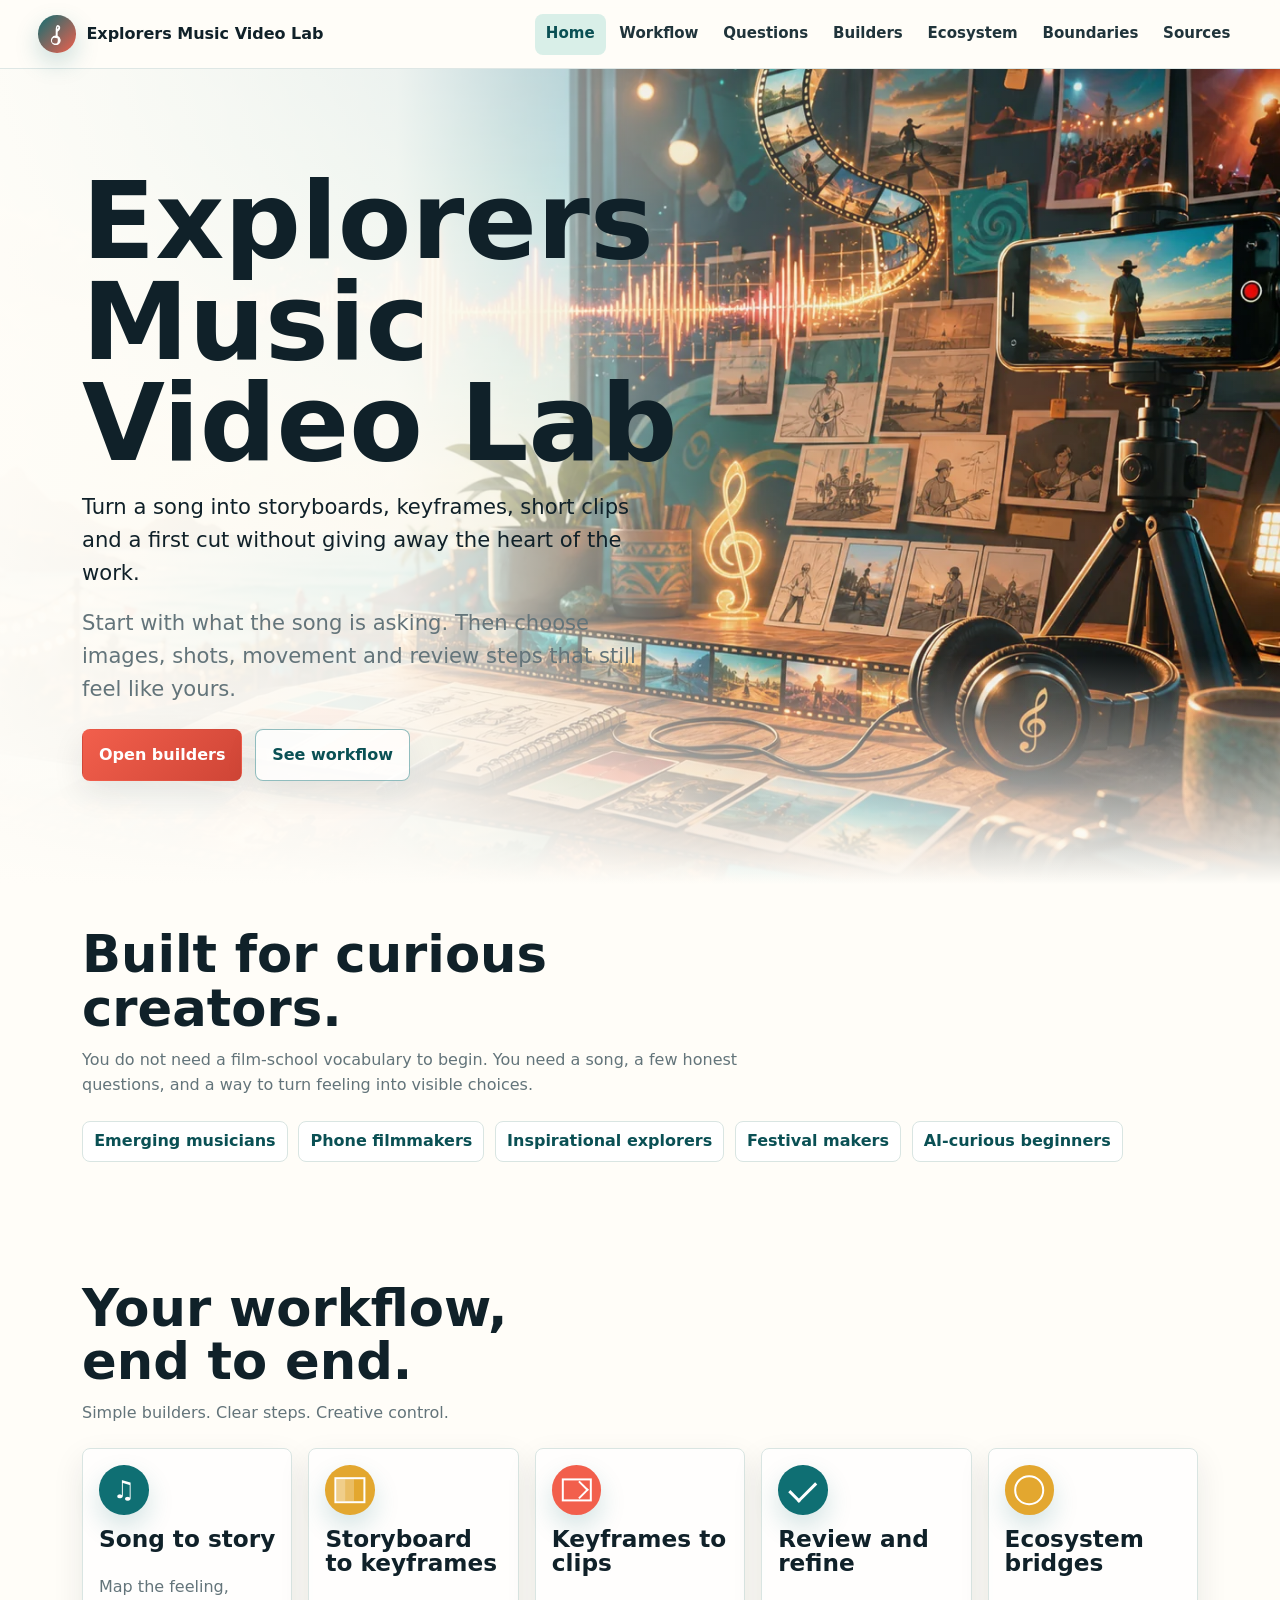
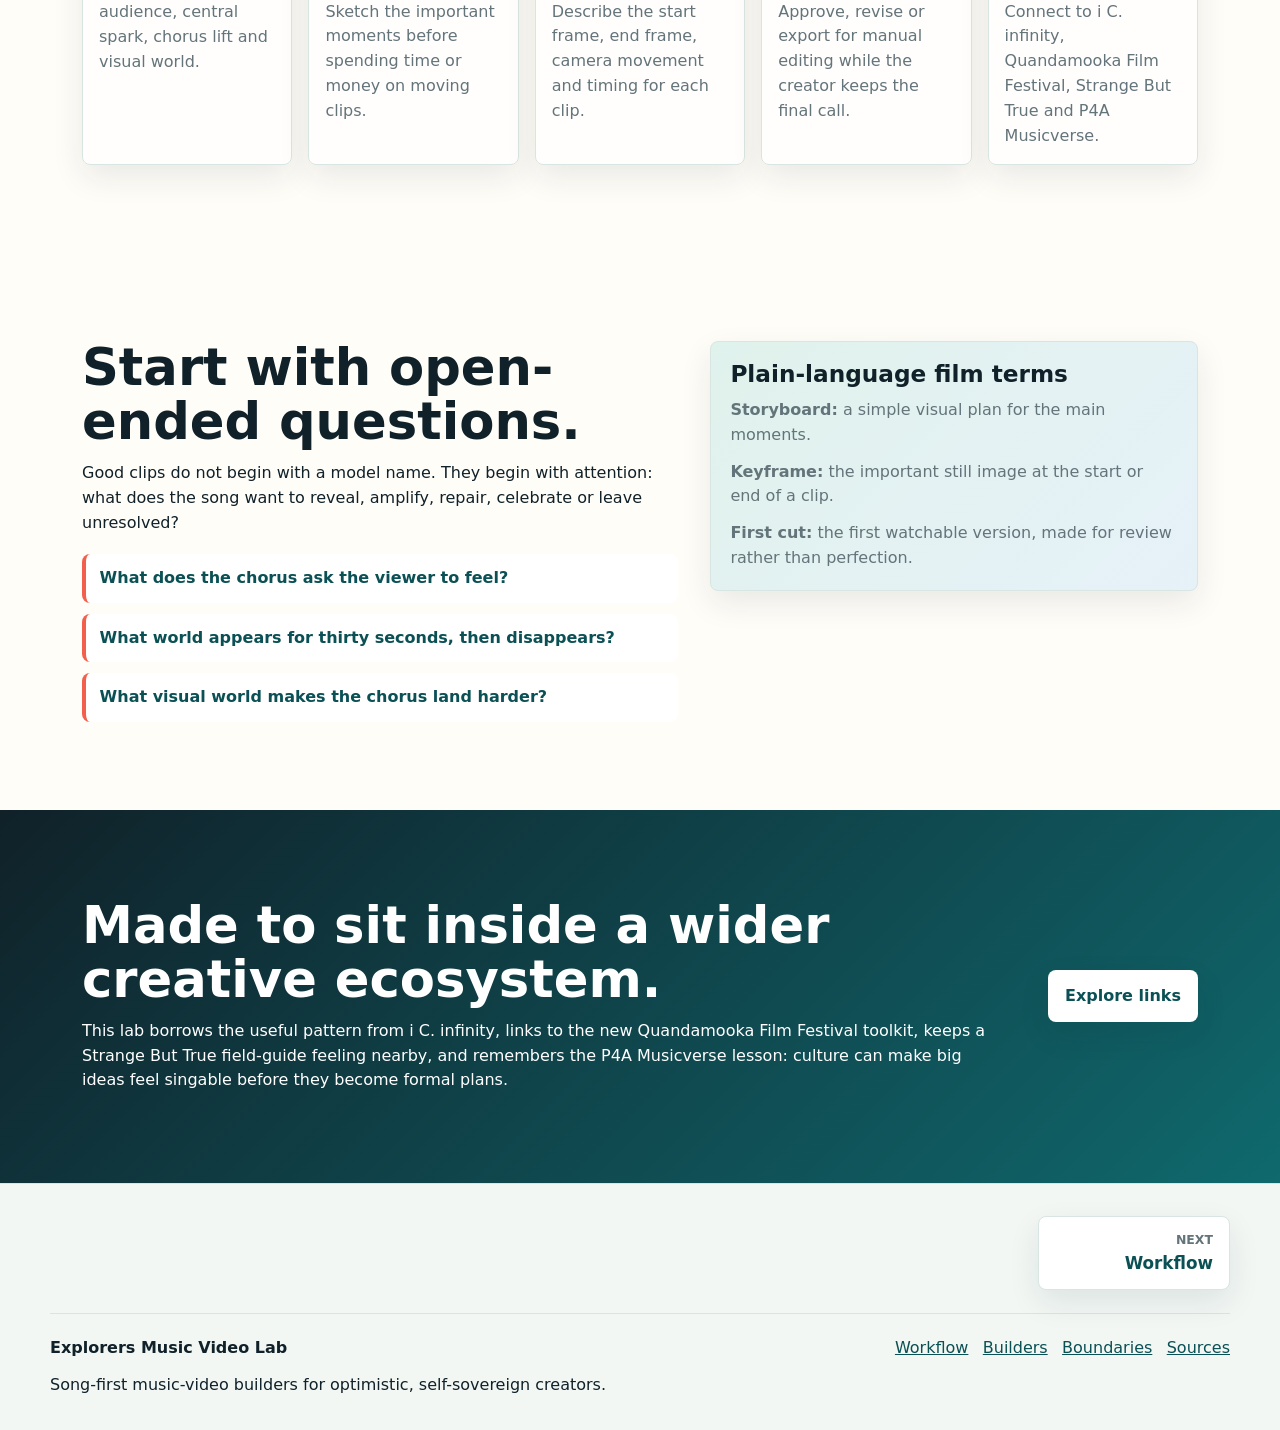
<file: index.html>
<!doctype html>
<html lang="en-AU">
  <head>
    <meta charset="utf-8">
    <meta name="viewport" content="width=device-width, initial-scale=1">
    <title>Explorers Music Video Lab</title>
    <meta name="description" content="A practical music-video clip builder for emerging musicians, phone filmmakers, artists, community storytellers and optimistic explorers.">
    <meta property="og:site_name" content="Explorers Music Video Lab">
    <meta property="og:type" content="website">
    <meta property="og:title" content="Explorers Music Video Lab">
    <meta property="og:description" content="Turn songs into storyboards, keyframes, short clips and review-ready music-video plans.">
    <meta property="og:image" content="assets/img/hero-home.webp">
    <meta name="twitter:card" content="summary_large_image">
    <meta name="theme-color" content="#0f6f73">
    <link rel="icon" href="assets/favicon.svg" type="image/svg+xml">
    <link rel="stylesheet" href="assets/css/styles.css">
  </head>
  <body data-page="home">
    <a class="skip-link" href="#main">Skip to content</a>
    <header class="site-header" data-site-header></header>
    <main id="main">
      <section class="hero hero-home">
        <div class="hero-media" aria-hidden="true">
          <img src="assets/img/hero-home.webp" alt="">
        </div>
        <div class="hero-copy">
          <h1>Explorers Music Video Lab</h1>
          <p>Turn a song into storyboards, keyframes, short clips and a first cut without giving away the heart of the work.</p>
          <p class="plain-note">Start with what the song is asking. Then choose images, shots, movement and review steps that still feel like yours.</p>
          <div class="hero-actions" aria-label="Primary actions">
            <a class="button primary" href="builders/index.html">Open builders</a>
            <a class="button secondary" href="workflow.html">See workflow</a>
          </div>
        </div>
      </section>

      <section class="section intro-strip" aria-labelledby="built-for-title">
        <div class="section-heading">
          <h2 id="built-for-title">Built for curious creators.</h2>
          <p>You do not need a film-school vocabulary to begin. You need a song, a few honest questions, and a way to turn feeling into visible choices.</p>
        </div>
        <div class="signal-row">
          <span>Emerging musicians</span>
          <span>Phone filmmakers</span>
          <span>Inspirational explorers</span>
          <span>Festival makers</span>
          <span>AI-curious beginners</span>
        </div>
      </section>

      <section class="section workflow-preview" aria-labelledby="workflow-title">
        <div class="section-heading compact">
          <h2 id="workflow-title">Your workflow, end to end.</h2>
          <p>Simple builders. Clear steps. Creative control.</p>
        </div>
        <div class="workflow-cards">
          <a class="step-card" href="builders/song-seed.html">
            <span class="step-icon music"></span>
            <h3>Song to story</h3>
            <p>Map the feeling, audience, central spark, chorus lift and visual world.</p>
          </a>
          <a class="step-card" href="builders/storyboard.html">
            <span class="step-icon board"></span>
            <h3>Storyboard to keyframes</h3>
            <p>Sketch the important moments before spending time or money on moving clips.</p>
          </a>
          <a class="step-card" href="builders/keyframe-shot.html">
            <span class="step-icon frame"></span>
            <h3>Keyframes to clips</h3>
            <p>Describe the start frame, end frame, camera movement and timing for each clip.</p>
          </a>
          <a class="step-card" href="builders/clip-review.html">
            <span class="step-icon review"></span>
            <h3>Review and refine</h3>
            <p>Approve, revise or export for manual editing while the creator keeps the final call.</p>
          </a>
          <a class="step-card" href="ecosystem.html">
            <span class="step-icon bridge"></span>
            <h3>Ecosystem bridges</h3>
            <p>Connect to i C. infinity, Quandamooka Film Festival, Strange But True and P4A Musicverse.</p>
          </a>
        </div>
      </section>

      <section class="section split-section" aria-labelledby="question-title">
        <div>
          <h2 id="question-title">Start with open-ended questions.</h2>
          <p>Good clips do not begin with a model name. They begin with attention: what does the song want to reveal, amplify, repair, celebrate or leave unresolved?</p>
          <div class="question-stack">
            <a href="questions.html#song">What does the chorus ask the viewer to feel?</a>
            <a href="questions.html#world">What world appears for thirty seconds, then disappears?</a>
            <a href="questions.html#world">What visual world makes the chorus land harder?</a>
          </div>
        </div>
        <div class="studio-panel">
          <h3>Plain-language film terms</h3>
          <p><strong>Storyboard:</strong> a simple visual plan for the main moments.</p>
          <p><strong>Keyframe:</strong> the important still image at the start or end of a clip.</p>
          <p><strong>First cut:</strong> the first watchable version, made for review rather than perfection.</p>
        </div>
      </section>

      <section class="section bridge-band" aria-labelledby="bridge-title">
        <div>
          <h2 id="bridge-title">Made to sit inside a wider creative ecosystem.</h2>
          <p>This lab borrows the useful pattern from i C. infinity, links to the new Quandamooka Film Festival toolkit, keeps a Strange But True field-guide feeling nearby, and remembers the P4A Musicverse lesson: culture can make big ideas feel singable before they become formal plans.</p>
        </div>
        <a class="button light" href="ecosystem.html">Explore links</a>
      </section>

      <nav class="page-nav" data-page-nav aria-label="Page navigation"></nav>
    </main>
    <footer class="site-footer" data-site-footer></footer>
    <button class="to-top" type="button" data-to-top aria-label="Back to top">Top</button>
    <script src="assets/js/site.js"></script>
  </body>
</html>
</file>
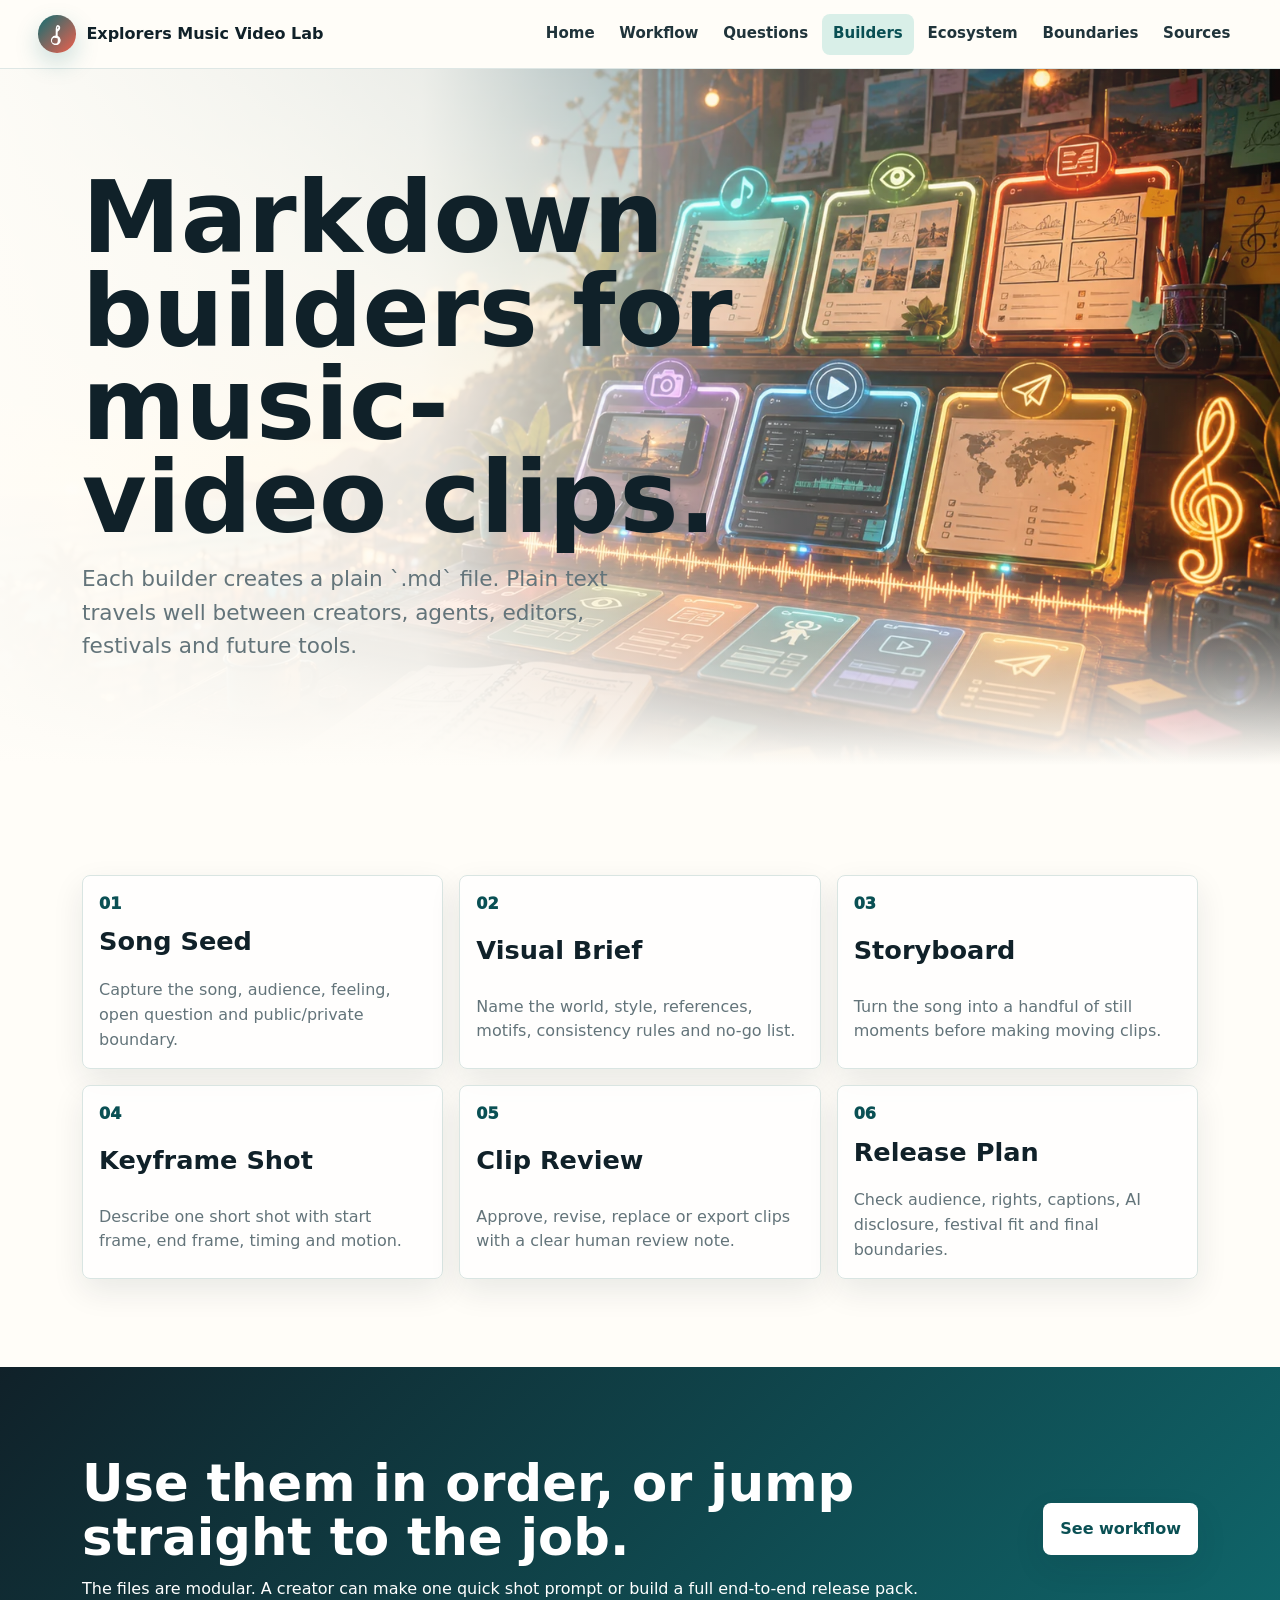
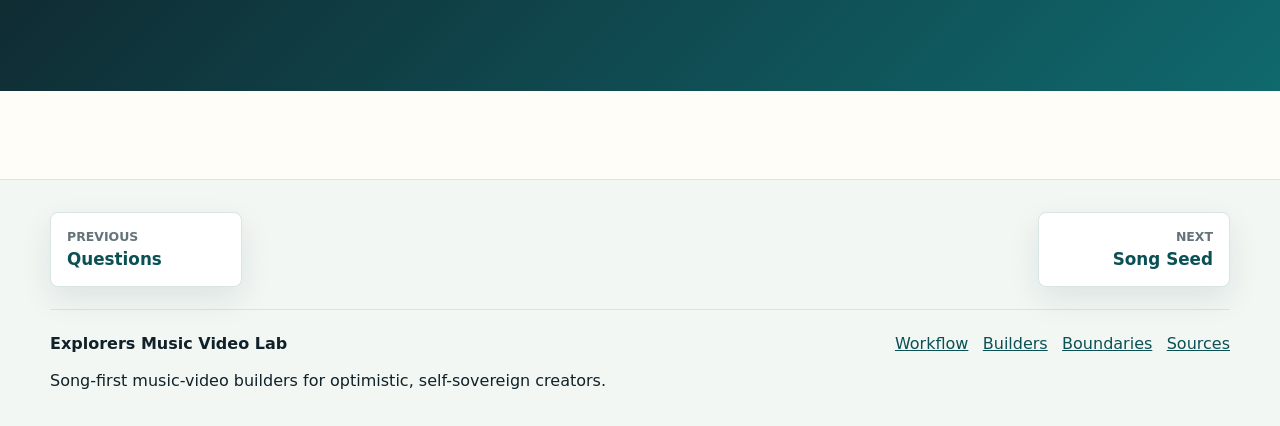
<file: builders/index.html>
<!doctype html>
<html lang="en-AU">
  <head>
    <meta charset="utf-8">
    <meta name="viewport" content="width=device-width, initial-scale=1">
    <title>Builders | Explorers Music Video Lab</title>
    <meta name="description" content="Autosaving Markdown builders for song seeds, visual briefs, storyboards, keyframe shots, clip reviews and release plans.">
    <meta name="theme-color" content="#0f6f73">
    <link rel="icon" href="../assets/favicon.svg" type="image/svg+xml">
    <link rel="stylesheet" href="../assets/css/styles.css">
  </head>
  <body data-page="builders">
    <a class="skip-link" href="#main">Skip to content</a>
    <header class="site-header" data-site-header></header>
    <main id="main" class="page-shell">
      <section class="page-hero small-hero">
        <h1>Markdown builders for music-video clips.</h1>
        <p>Each builder creates a plain `.md` file. Plain text travels well between creators, agents, editors, festivals and future tools.</p>
      </section>

      <section class="section builder-directory" aria-label="Builder directory">
        <a class="builder-card" href="song-seed.html">
          <span>01</span>
          <h2>Song Seed</h2>
          <p>Capture the song, audience, feeling, open question and public/private boundary.</p>
        </a>
        <a class="builder-card" href="visual-brief.html">
          <span>02</span>
          <h2>Visual Brief</h2>
          <p>Name the world, style, references, motifs, consistency rules and no-go list.</p>
        </a>
        <a class="builder-card" href="storyboard.html">
          <span>03</span>
          <h2>Storyboard</h2>
          <p>Turn the song into a handful of still moments before making moving clips.</p>
        </a>
        <a class="builder-card" href="keyframe-shot.html">
          <span>04</span>
          <h2>Keyframe Shot</h2>
          <p>Describe one short shot with start frame, end frame, timing and motion.</p>
        </a>
        <a class="builder-card" href="clip-review.html">
          <span>05</span>
          <h2>Clip Review</h2>
          <p>Approve, revise, replace or export clips with a clear human review note.</p>
        </a>
        <a class="builder-card" href="release-plan.html">
          <span>06</span>
          <h2>Release Plan</h2>
          <p>Check audience, rights, captions, AI disclosure, festival fit and final boundaries.</p>
        </a>
      </section>

      <section class="section bridge-band">
        <div>
          <h2>Use them in order, or jump straight to the job.</h2>
          <p>The files are modular. A creator can make one quick shot prompt or build a full end-to-end release pack.</p>
        </div>
        <a class="button light" href="../workflow.html">See workflow</a>
      </section>

      <nav class="page-nav" data-page-nav aria-label="Page navigation"></nav>
    </main>
    <footer class="site-footer" data-site-footer></footer>
    <button class="to-top" type="button" data-to-top aria-label="Back to top">Top</button>
    <script src="../assets/js/site.js"></script>
  </body>
</html>
</file>
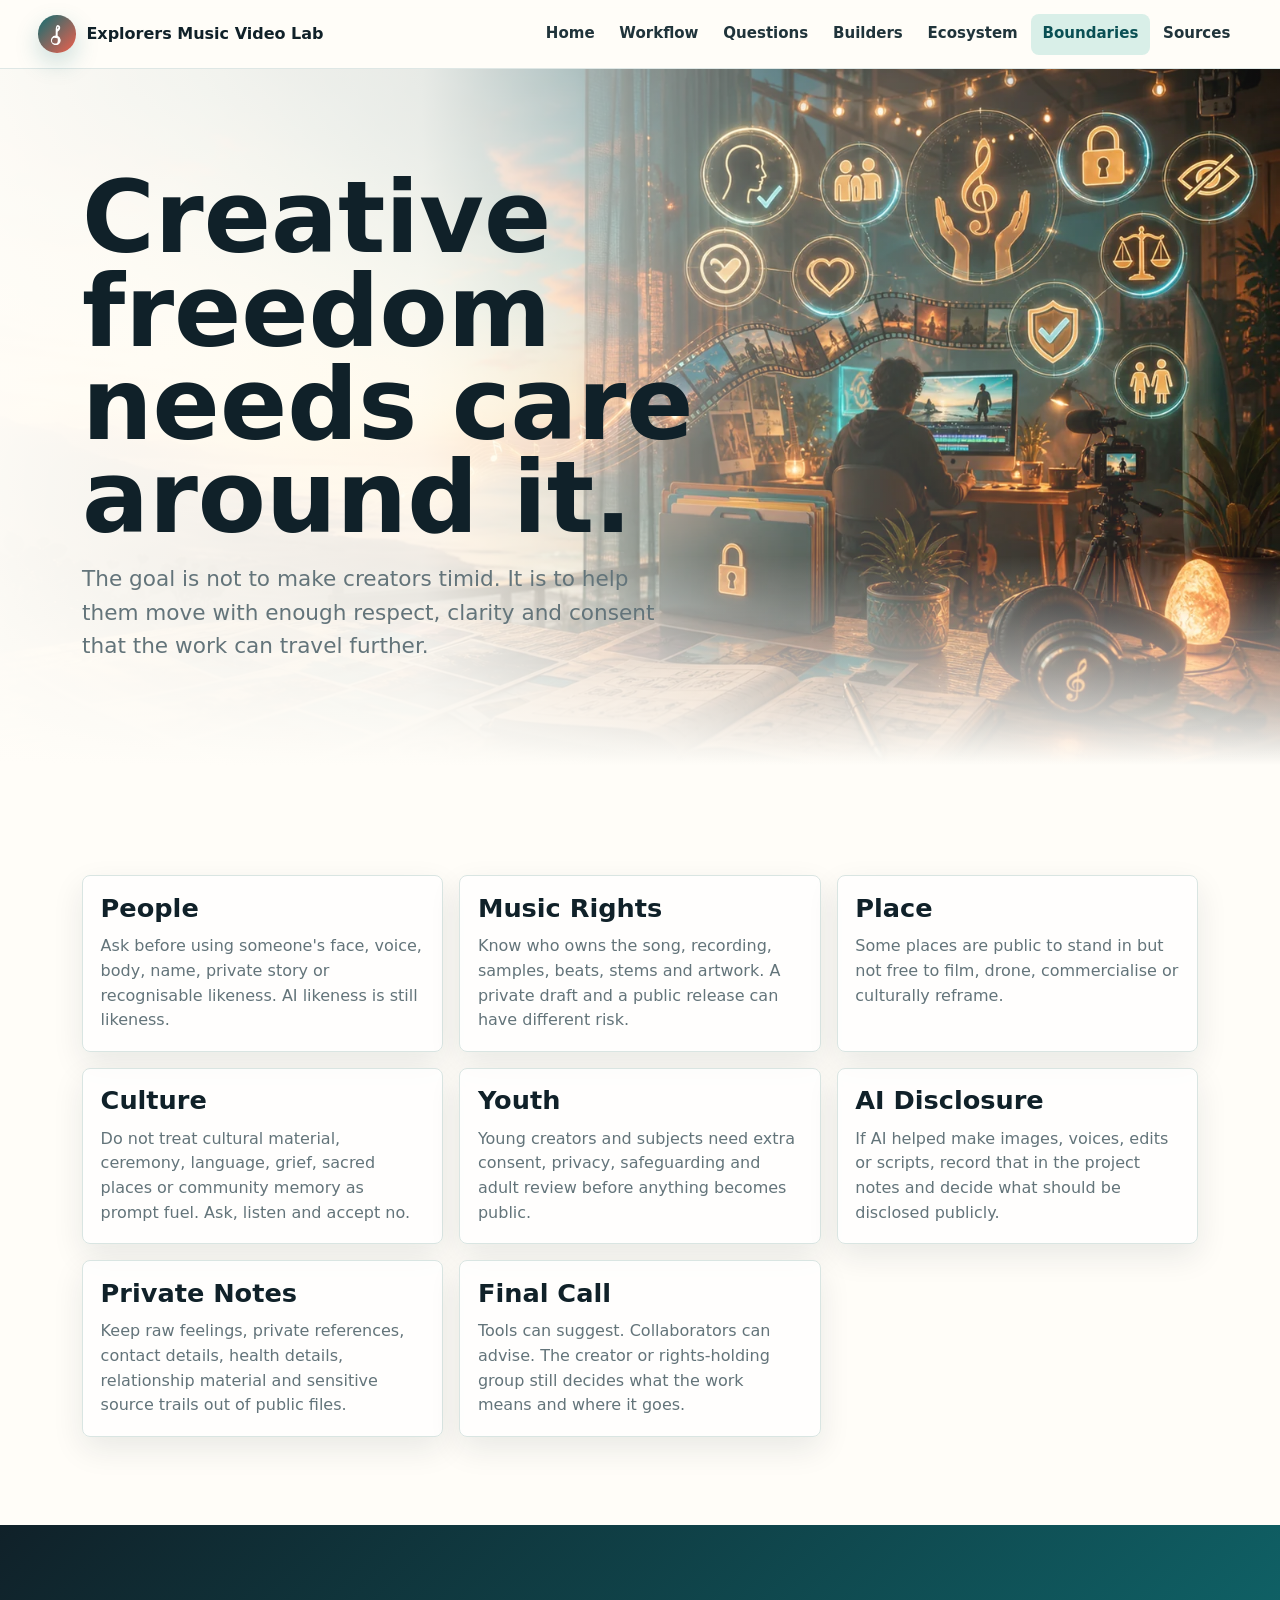
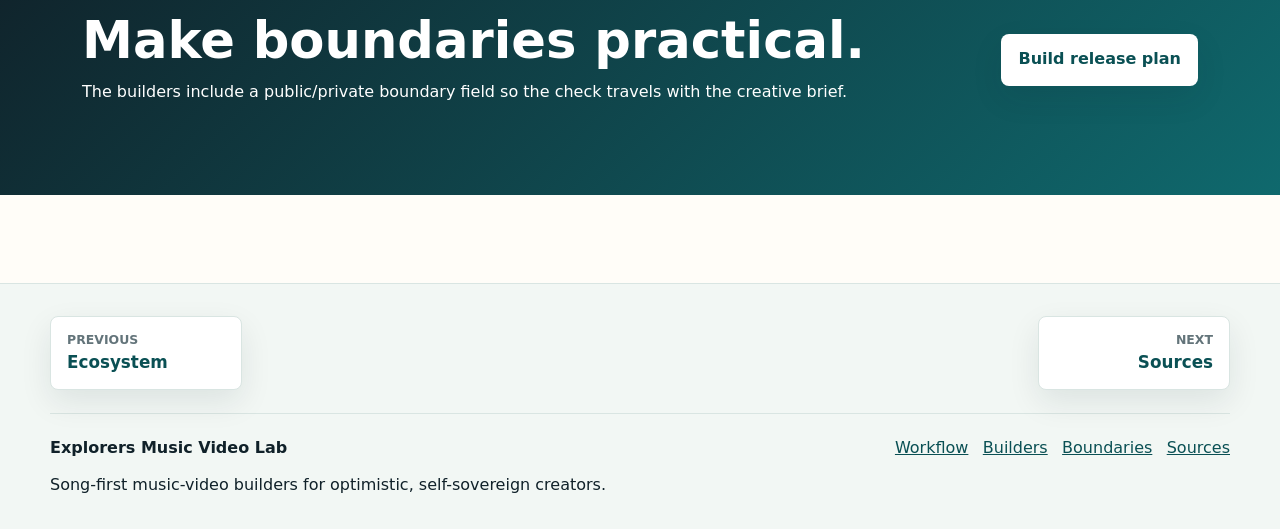
<file: boundaries.html>
<!doctype html>
<html lang="en-AU">
  <head>
    <meta charset="utf-8">
    <meta name="viewport" content="width=device-width, initial-scale=1">
    <title>Boundaries | Explorers Music Video Lab</title>
    <meta name="description" content="Public/private, AI, copyright, cultural, youth and consent boundaries for music-video clip making.">
    <meta name="theme-color" content="#0f6f73">
    <link rel="icon" href="assets/favicon.svg" type="image/svg+xml">
    <link rel="stylesheet" href="assets/css/styles.css">
  </head>
  <body data-page="boundaries">
    <a class="skip-link" href="#main">Skip to content</a>
    <header class="site-header" data-site-header></header>
    <main id="main" class="page-shell">
      <section class="page-hero small-hero">
        <h1>Creative freedom needs care around it.</h1>
        <p>The goal is not to make creators timid. It is to help them move with enough respect, clarity and consent that the work can travel further.</p>
      </section>

      <section class="section boundary-grid" aria-label="Boundary checks">
        <article>
          <h2>People</h2>
          <p>Ask before using someone's face, voice, body, name, private story or recognisable likeness. AI likeness is still likeness.</p>
        </article>
        <article>
          <h2>Music Rights</h2>
          <p>Know who owns the song, recording, samples, beats, stems and artwork. A private draft and a public release can have different risk.</p>
        </article>
        <article>
          <h2>Place</h2>
          <p>Some places are public to stand in but not free to film, drone, commercialise or culturally reframe.</p>
        </article>
        <article>
          <h2>Culture</h2>
          <p>Do not treat cultural material, ceremony, language, grief, sacred places or community memory as prompt fuel. Ask, listen and accept no.</p>
        </article>
        <article>
          <h2>Youth</h2>
          <p>Young creators and subjects need extra consent, privacy, safeguarding and adult review before anything becomes public.</p>
        </article>
        <article>
          <h2>AI Disclosure</h2>
          <p>If AI helped make images, voices, edits or scripts, record that in the project notes and decide what should be disclosed publicly.</p>
        </article>
        <article>
          <h2>Private Notes</h2>
          <p>Keep raw feelings, private references, contact details, health details, relationship material and sensitive source trails out of public files.</p>
        </article>
        <article>
          <h2>Final Call</h2>
          <p>Tools can suggest. Collaborators can advise. The creator or rights-holding group still decides what the work means and where it goes.</p>
        </article>
      </section>

      <section class="section bridge-band">
        <div>
          <h2>Make boundaries practical.</h2>
          <p>The builders include a public/private boundary field so the check travels with the creative brief.</p>
        </div>
        <a class="button light" href="builders/release-plan.html">Build release plan</a>
      </section>

      <nav class="page-nav" data-page-nav aria-label="Page navigation"></nav>
    </main>
    <footer class="site-footer" data-site-footer></footer>
    <button class="to-top" type="button" data-to-top aria-label="Back to top">Top</button>
    <script src="assets/js/site.js"></script>
  </body>
</html>
</file>
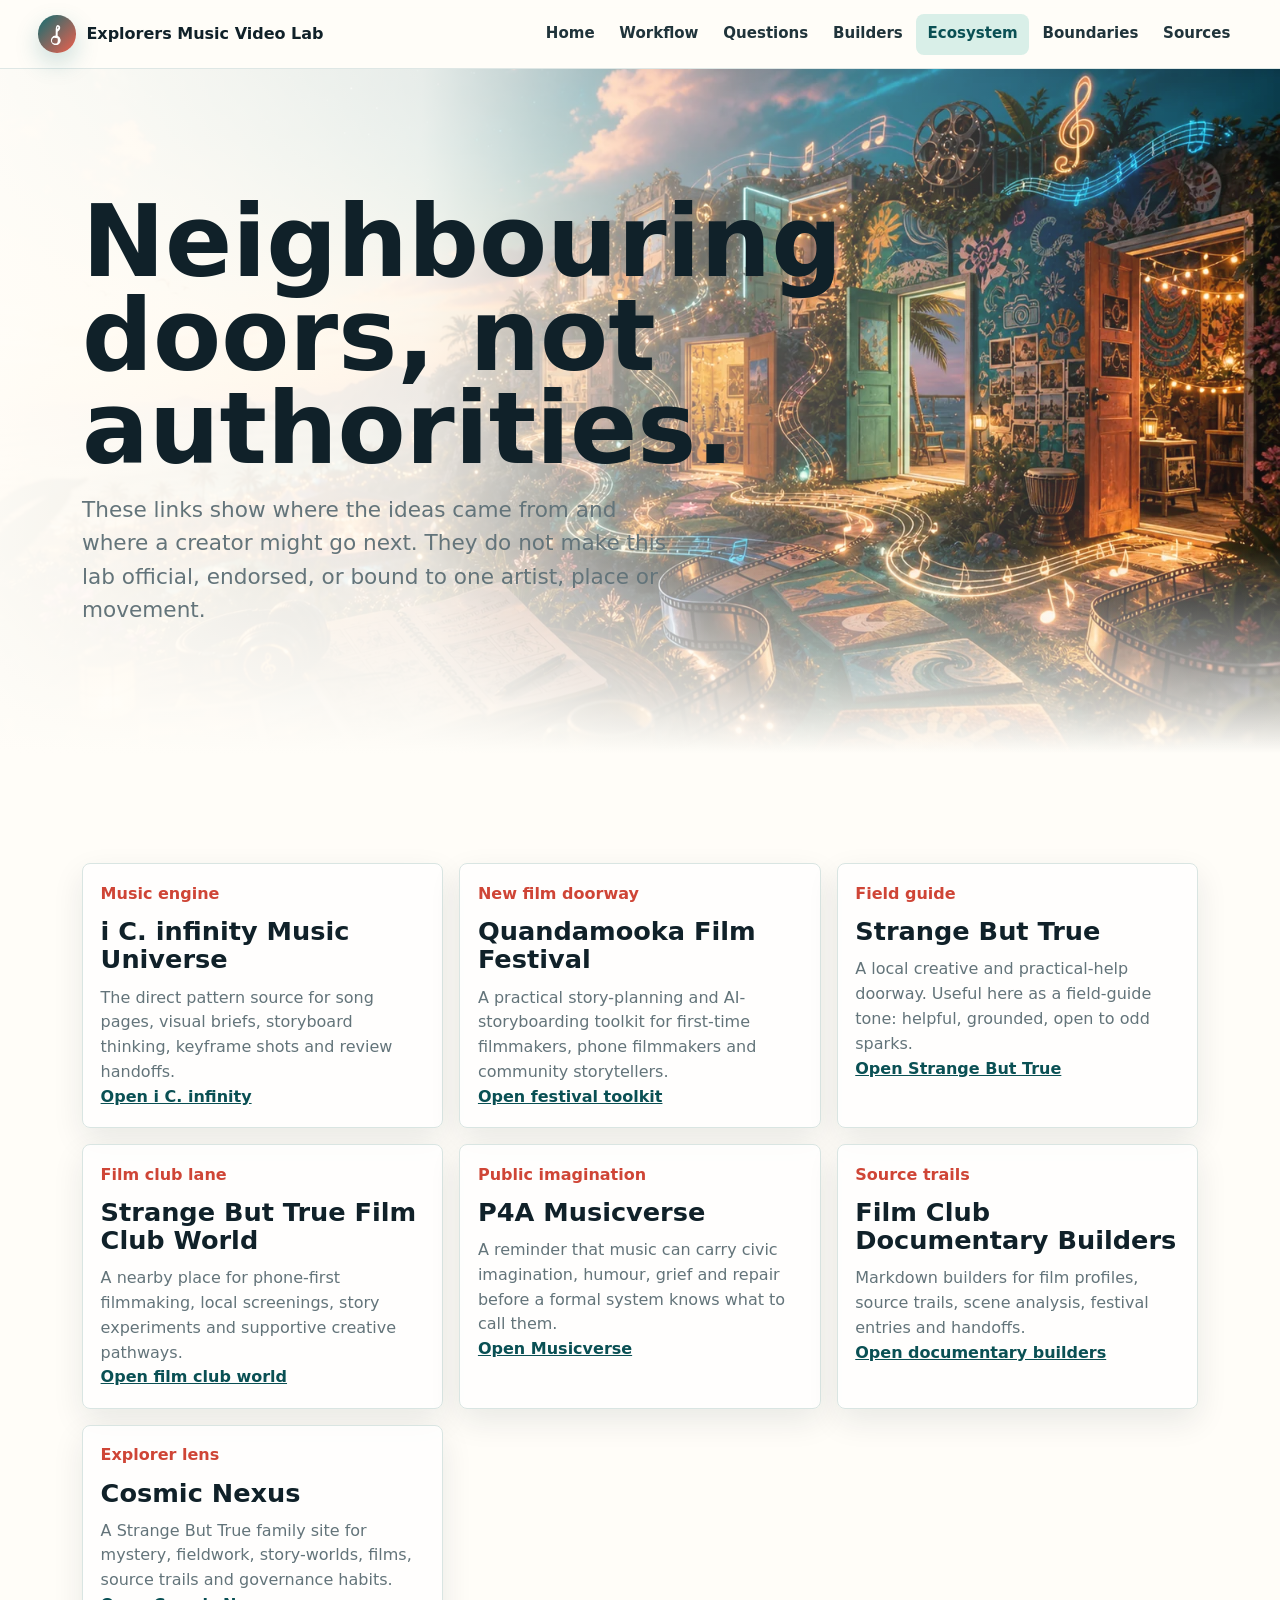
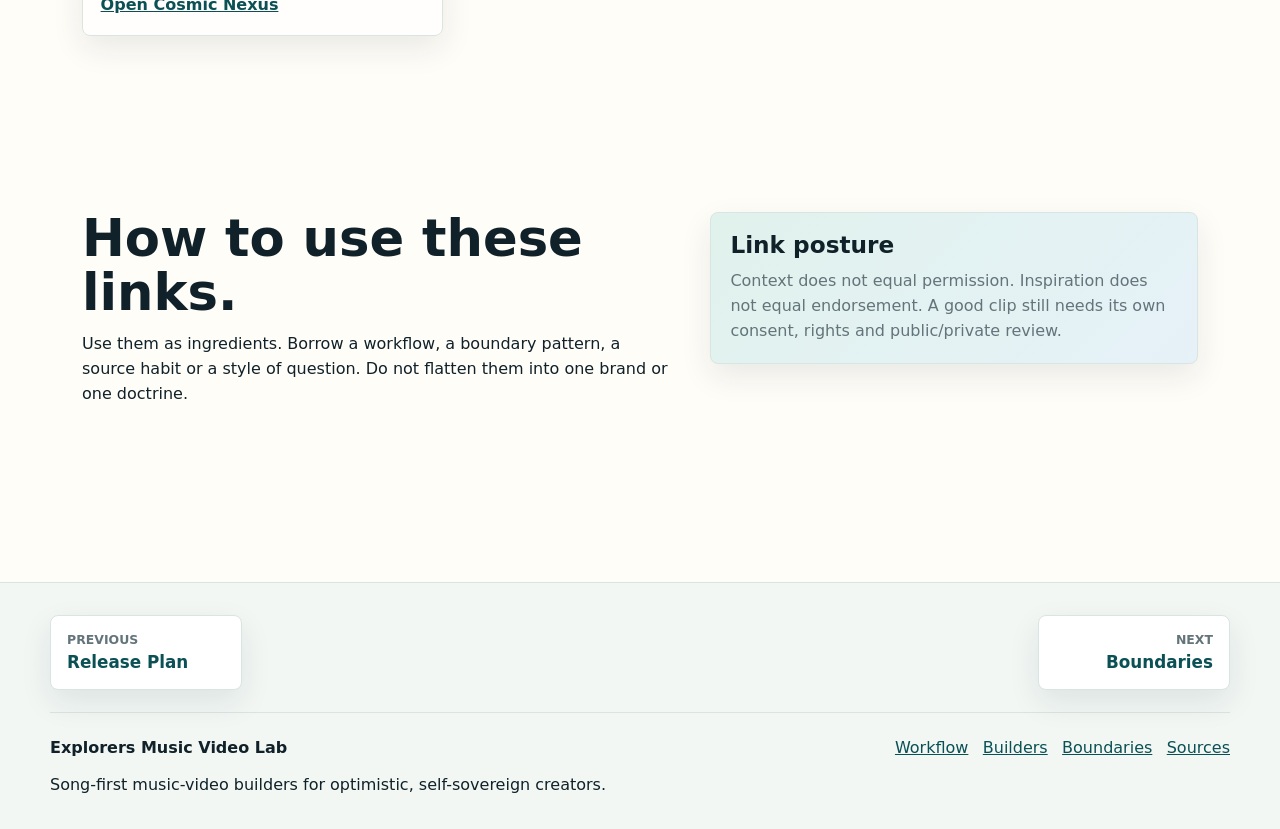
<file: ecosystem.html>
<!doctype html>
<html lang="en-AU">
  <head>
    <meta charset="utf-8">
    <meta name="viewport" content="width=device-width, initial-scale=1">
    <title>Ecosystem | Explorers Music Video Lab</title>
    <meta name="description" content="Neighbouring music, film, festival, Strange But True and public imagination links for Explorers Music Video Lab.">
    <meta name="theme-color" content="#0f6f73">
    <link rel="icon" href="assets/favicon.svg" type="image/svg+xml">
    <link rel="stylesheet" href="assets/css/styles.css">
  </head>
  <body data-page="ecosystem">
    <a class="skip-link" href="#main">Skip to content</a>
    <header class="site-header" data-site-header></header>
    <main id="main" class="page-shell">
      <section class="page-hero small-hero">
        <h1>Neighbouring doors, not authorities.</h1>
        <p>These links show where the ideas came from and where a creator might go next. They do not make this lab official, endorsed, or bound to one artist, place or movement.</p>
      </section>

      <section class="section link-grid" aria-label="Ecosystem links">
        <article>
          <span>Music engine</span>
          <h2>i C. infinity Music Universe</h2>
          <p>The direct pattern source for song pages, visual briefs, storyboard thinking, keyframe shots and review handoffs.</p>
          <a href="https://auraofintelligence.github.io/i-C-infinity-music-universe/" target="_blank" rel="noopener noreferrer">Open i C. infinity</a>
        </article>
        <article>
          <span>New film doorway</span>
          <h2>Quandamooka Film Festival</h2>
          <p>A practical story-planning and AI-storyboarding toolkit for first-time filmmakers, phone filmmakers and community storytellers.</p>
          <a href="https://auraofintelligence.github.io/quandamooka-film-festival/" target="_blank" rel="noopener noreferrer">Open festival toolkit</a>
        </article>
        <article>
          <span>Field guide</span>
          <h2>Strange But True</h2>
          <p>A local creative and practical-help doorway. Useful here as a field-guide tone: helpful, grounded, open to odd sparks.</p>
          <a href="https://auraofintelligence.github.io/strange-but-true/" target="_blank" rel="noopener noreferrer">Open Strange But True</a>
        </article>
        <article>
          <span>Film club lane</span>
          <h2>Strange But True Film Club World</h2>
          <p>A nearby place for phone-first filmmaking, local screenings, story experiments and supportive creative pathways.</p>
          <a href="https://auraofintelligence.github.io/strange-but-true/film-club-world.html" target="_blank" rel="noopener noreferrer">Open film club world</a>
        </article>
        <article>
          <span>Public imagination</span>
          <h2>P4A Musicverse</h2>
          <p>A reminder that music can carry civic imagination, humour, grief and repair before a formal system knows what to call them.</p>
          <a href="https://auraofintelligence.github.io/p4a_xyz/pages/musicverse.html" target="_blank" rel="noopener noreferrer">Open Musicverse</a>
        </article>
        <article>
          <span>Source trails</span>
          <h2>Film Club Documentary Builders</h2>
          <p>Markdown builders for film profiles, source trails, scene analysis, festival entries and handoffs.</p>
          <a href="https://auraofintelligence.github.io/film-club-documentary-builders/" target="_blank" rel="noopener noreferrer">Open documentary builders</a>
        </article>
        <article>
          <span>Explorer lens</span>
          <h2>Cosmic Nexus</h2>
          <p>A Strange But True family site for mystery, fieldwork, story-worlds, films, source trails and governance habits.</p>
          <a href="https://auraofintelligence.github.io/strange-but-true-cosmic-nexus/" target="_blank" rel="noopener noreferrer">Open Cosmic Nexus</a>
        </article>
      </section>

      <section class="section split-section">
        <div>
          <h2>How to use these links.</h2>
          <p>Use them as ingredients. Borrow a workflow, a boundary pattern, a source habit or a style of question. Do not flatten them into one brand or one doctrine.</p>
        </div>
        <div class="studio-panel">
          <h3>Link posture</h3>
          <p>Context does not equal permission. Inspiration does not equal endorsement. A good clip still needs its own consent, rights and public/private review.</p>
        </div>
      </section>

      <nav class="page-nav" data-page-nav aria-label="Page navigation"></nav>
    </main>
    <footer class="site-footer" data-site-footer></footer>
    <button class="to-top" type="button" data-to-top aria-label="Back to top">Top</button>
    <script src="assets/js/site.js"></script>
  </body>
</html>
</file>
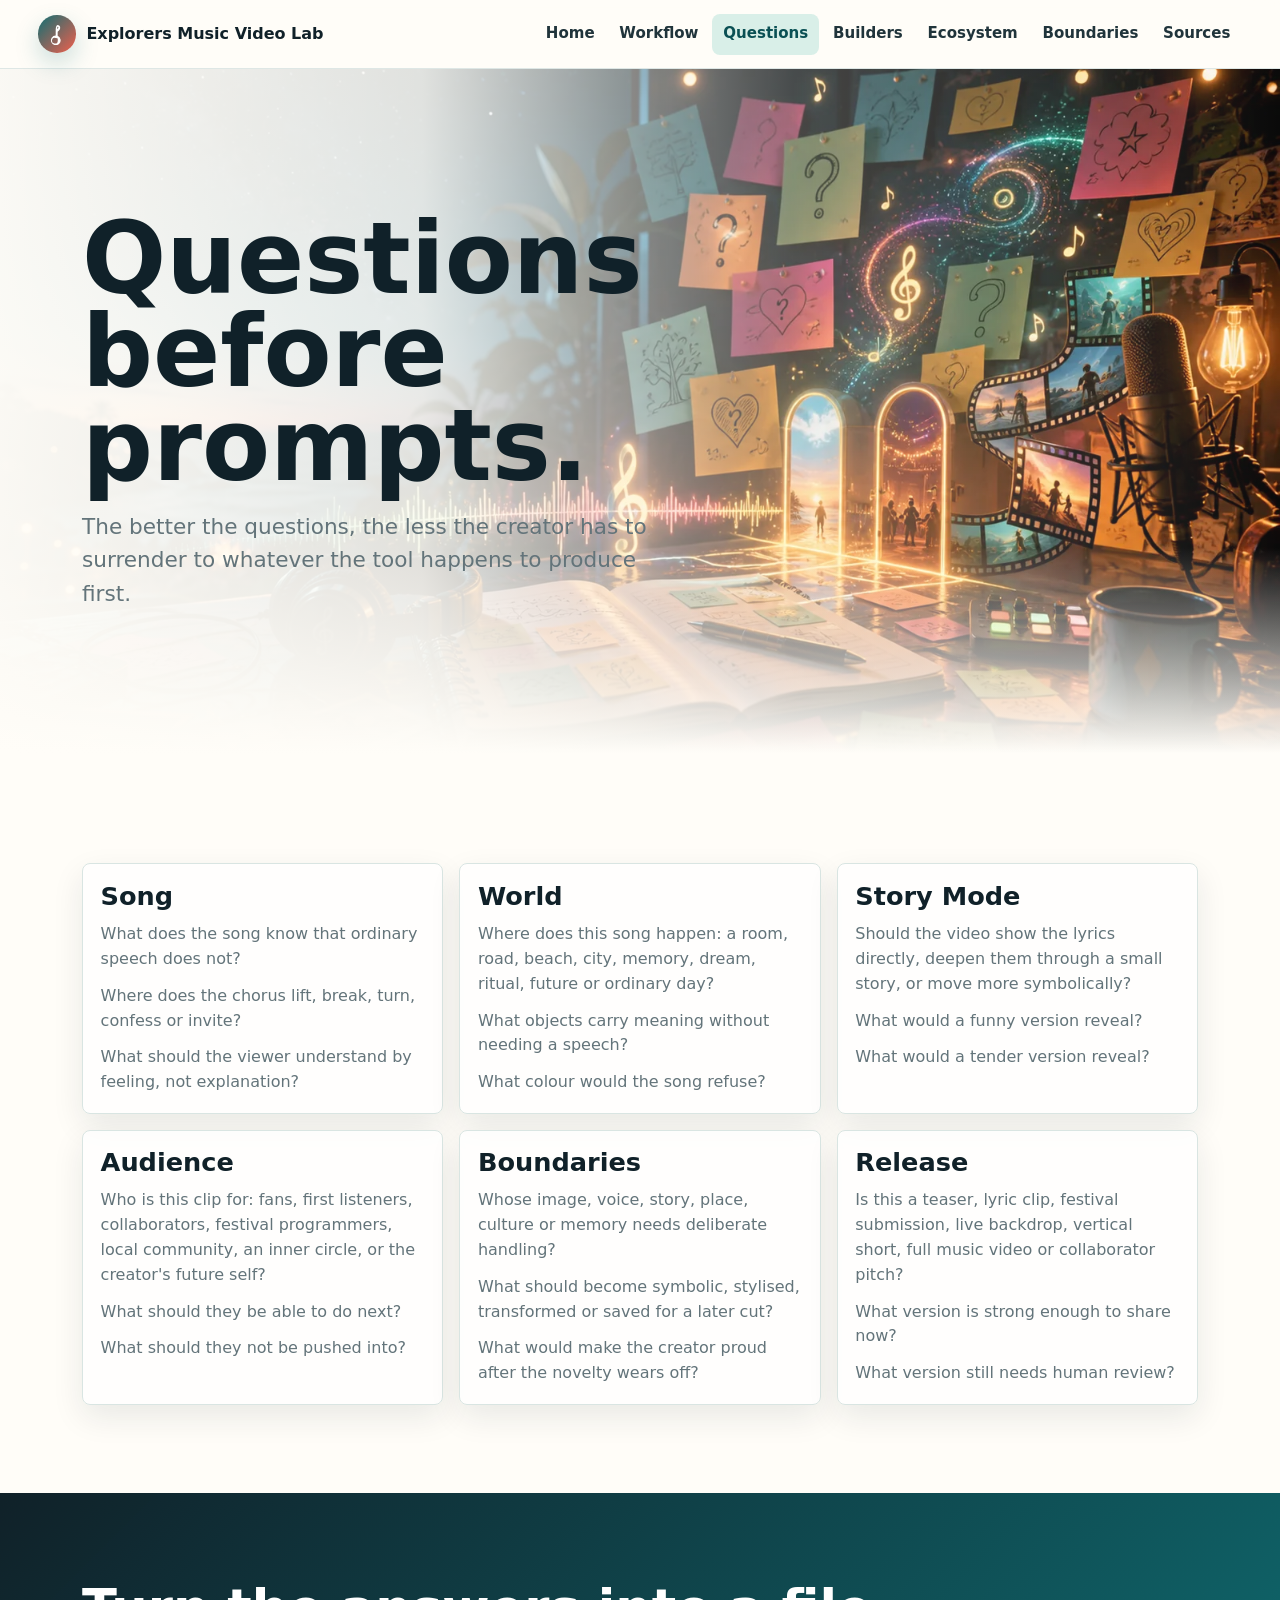
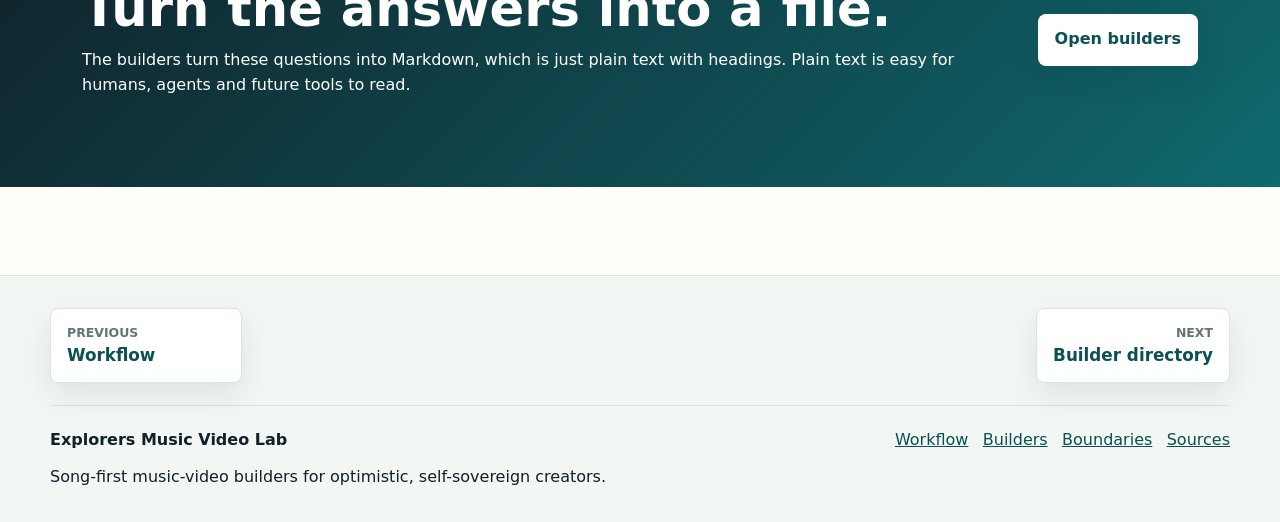
<file: questions.html>
<!doctype html>
<html lang="en-AU">
  <head>
    <meta charset="utf-8">
    <meta name="viewport" content="width=device-width, initial-scale=1">
    <title>Questions | Explorers Music Video Lab</title>
    <meta name="description" content="Open-ended music-video questions for emerging creators, explorers and AI-assisted clip makers.">
    <meta name="theme-color" content="#0f6f73">
    <link rel="icon" href="assets/favicon.svg" type="image/svg+xml">
    <link rel="stylesheet" href="assets/css/styles.css">
  </head>
  <body data-page="questions">
    <a class="skip-link" href="#main">Skip to content</a>
    <header class="site-header" data-site-header></header>
    <main id="main" class="page-shell">
      <section class="page-hero small-hero">
        <h1>Questions before prompts.</h1>
        <p>The better the questions, the less the creator has to surrender to whatever the tool happens to produce first.</p>
      </section>

      <section class="section question-board" id="song">
        <article>
          <h2>Song</h2>
          <p>What does the song know that ordinary speech does not?</p>
          <p>Where does the chorus lift, break, turn, confess or invite?</p>
          <p>What should the viewer understand by feeling, not explanation?</p>
        </article>
        <article id="world">
          <h2>World</h2>
          <p>Where does this song happen: a room, road, beach, city, memory, dream, ritual, future or ordinary day?</p>
          <p>What objects carry meaning without needing a speech?</p>
          <p>What colour would the song refuse?</p>
        </article>
        <article id="story-modes">
          <h2>Story Mode</h2>
          <p>Should the video show the lyrics directly, deepen them through a small story, or move more symbolically?</p>
          <p>What would a funny version reveal?</p>
          <p>What would a tender version reveal?</p>
        </article>
        <article>
          <h2>Audience</h2>
          <p>Who is this clip for: fans, first listeners, collaborators, festival programmers, local community, an inner circle, or the creator's future self?</p>
          <p>What should they be able to do next?</p>
          <p>What should they not be pushed into?</p>
        </article>
        <article id="boundaries">
          <h2>Boundaries</h2>
          <p>Whose image, voice, story, place, culture or memory needs deliberate handling?</p>
          <p>What should become symbolic, stylised, transformed or saved for a later cut?</p>
          <p>What would make the creator proud after the novelty wears off?</p>
        </article>
        <article>
          <h2>Release</h2>
          <p>Is this a teaser, lyric clip, festival submission, live backdrop, vertical short, full music video or collaborator pitch?</p>
          <p>What version is strong enough to share now?</p>
          <p>What version still needs human review?</p>
        </article>
      </section>

      <section class="section bridge-band">
        <div>
          <h2>Turn the answers into a file.</h2>
          <p>The builders turn these questions into Markdown, which is just plain text with headings. Plain text is easy for humans, agents and future tools to read.</p>
        </div>
        <a class="button light" href="builders/index.html">Open builders</a>
      </section>

      <nav class="page-nav" data-page-nav aria-label="Page navigation"></nav>
    </main>
    <footer class="site-footer" data-site-footer></footer>
    <button class="to-top" type="button" data-to-top aria-label="Back to top">Top</button>
    <script src="assets/js/site.js"></script>
  </body>
</html>
</file>
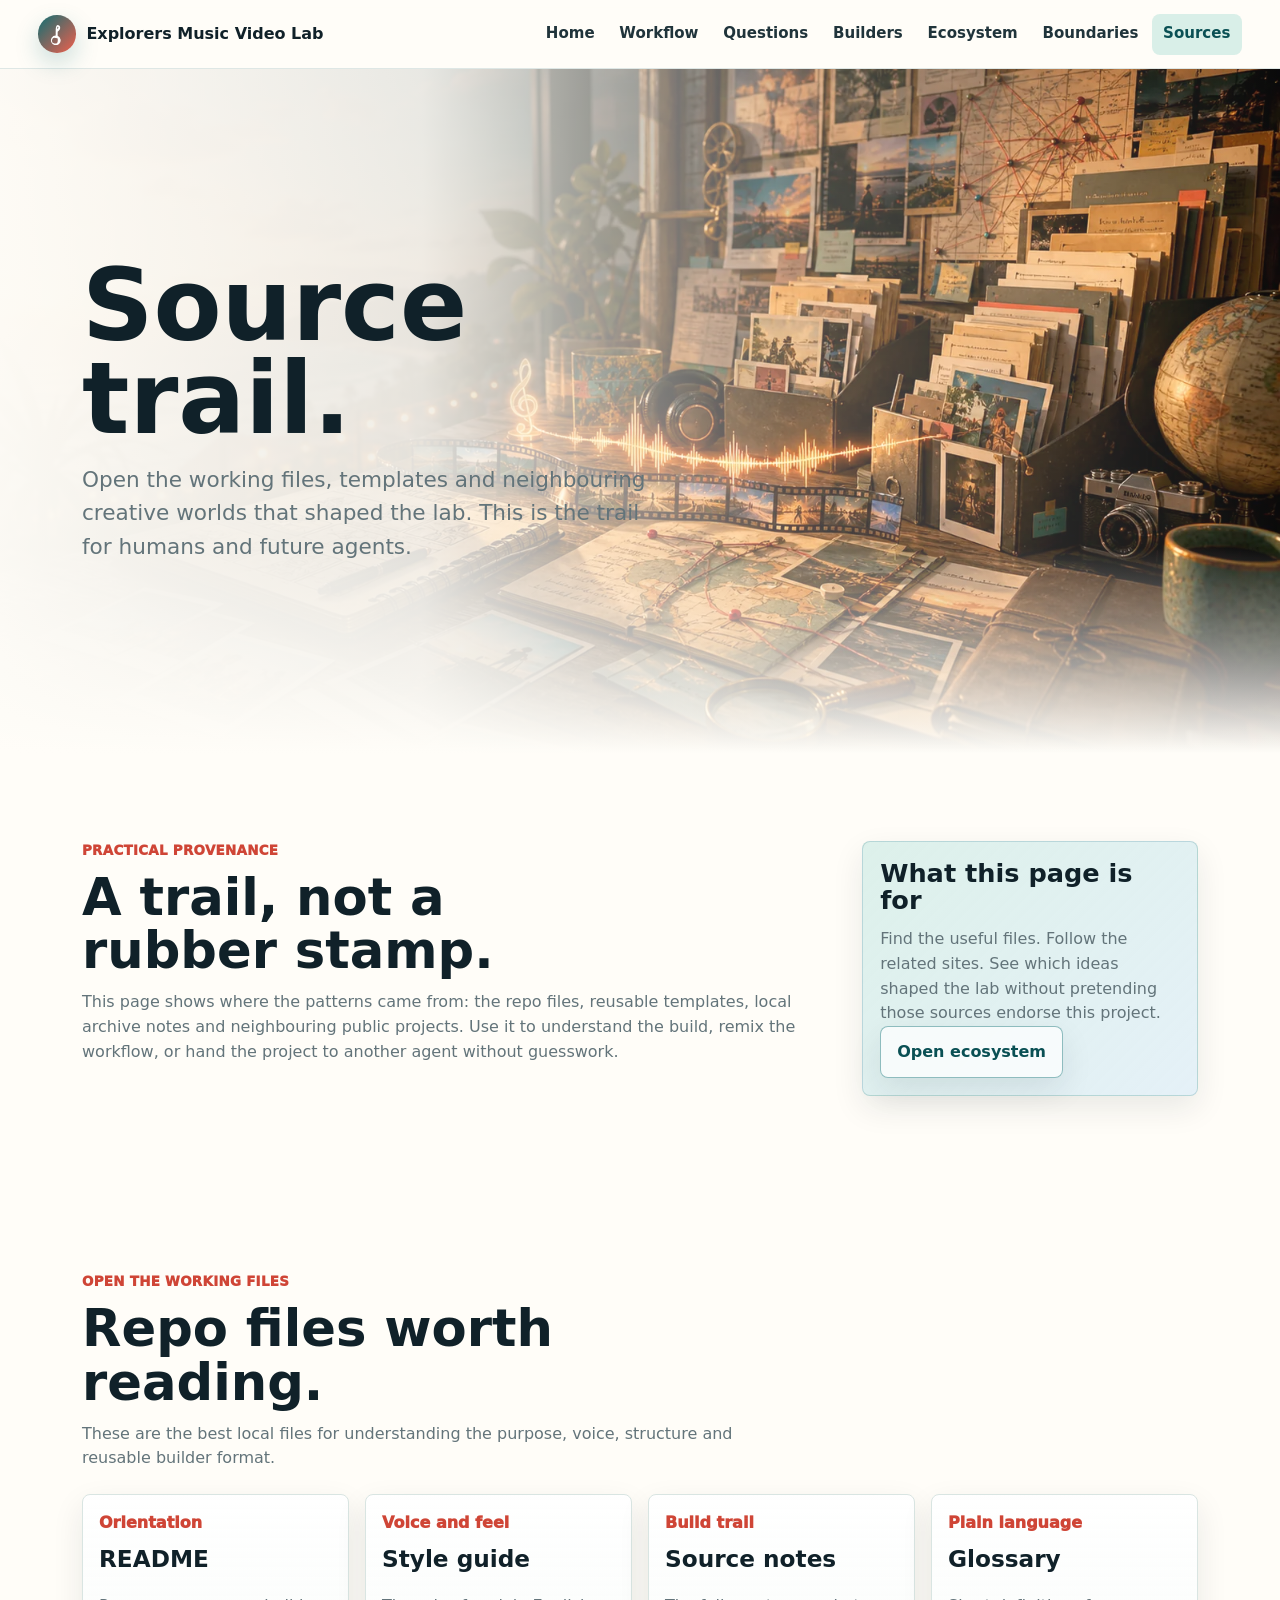
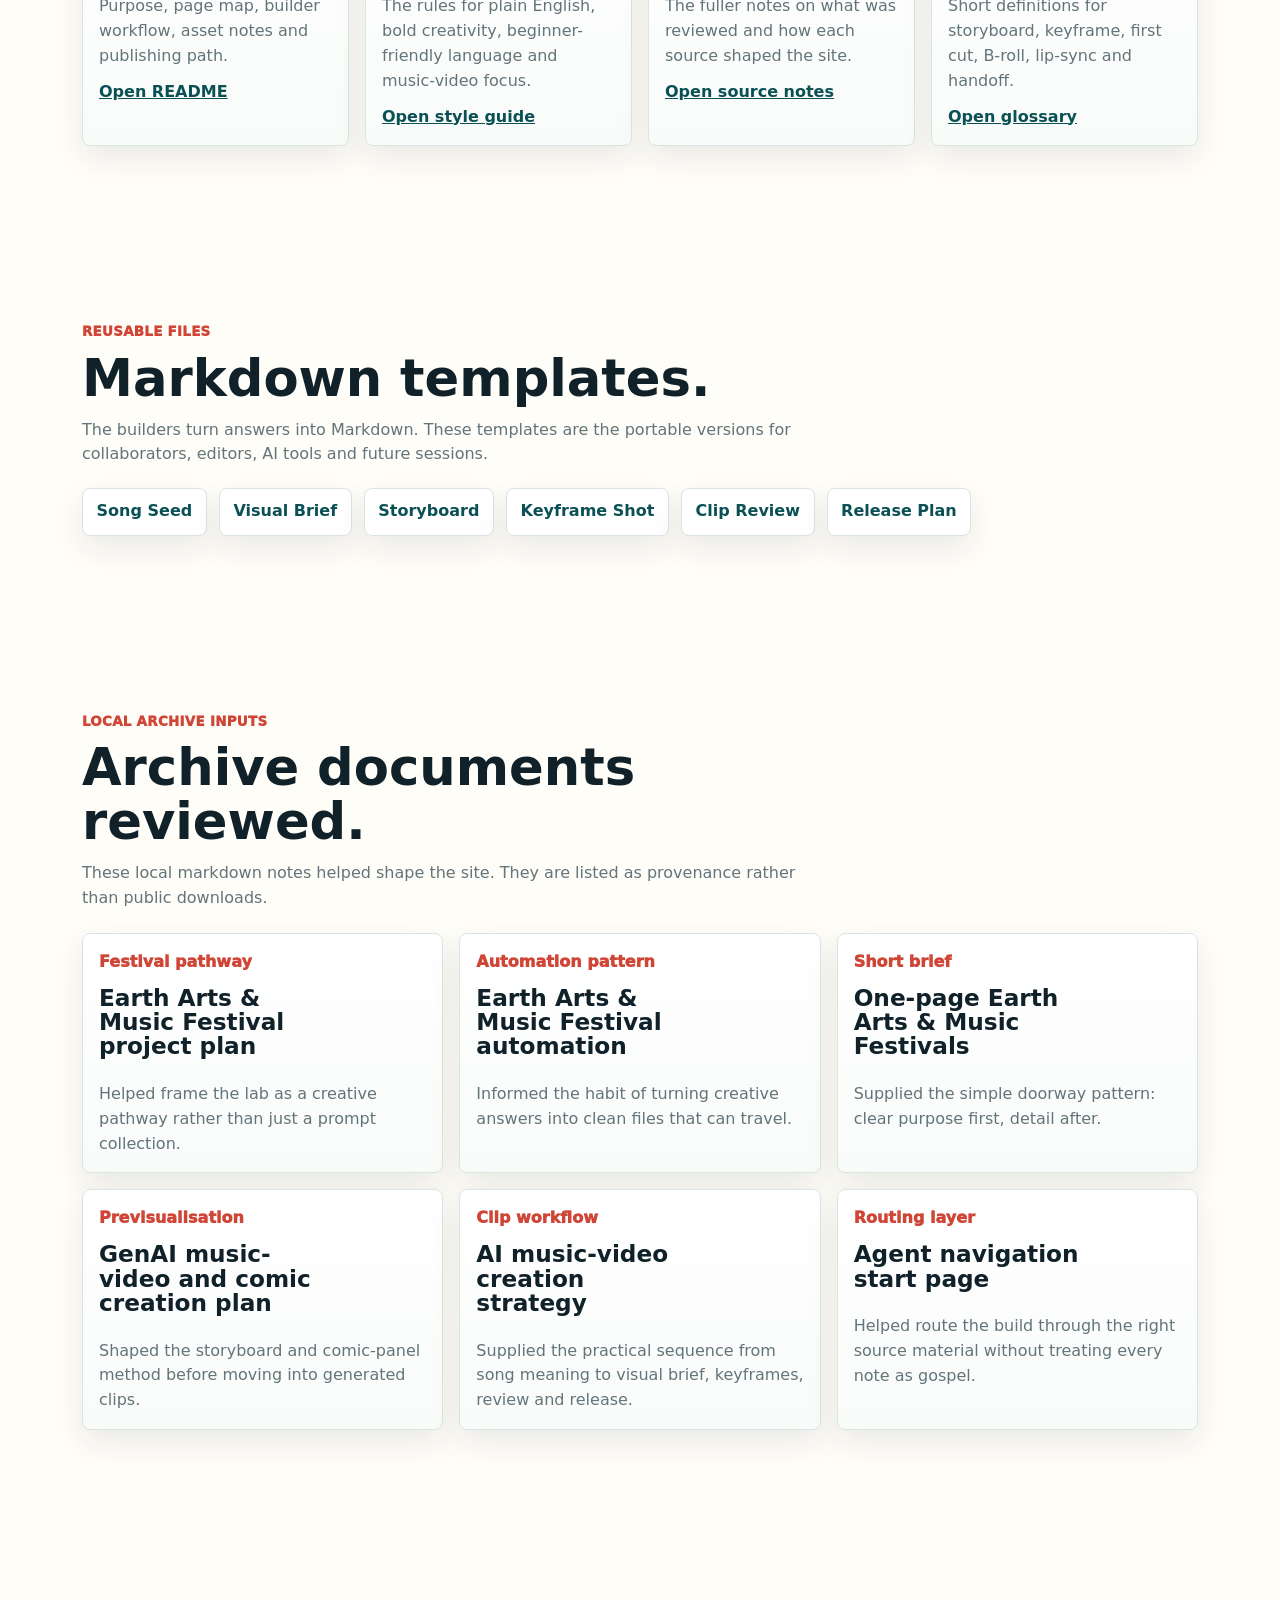
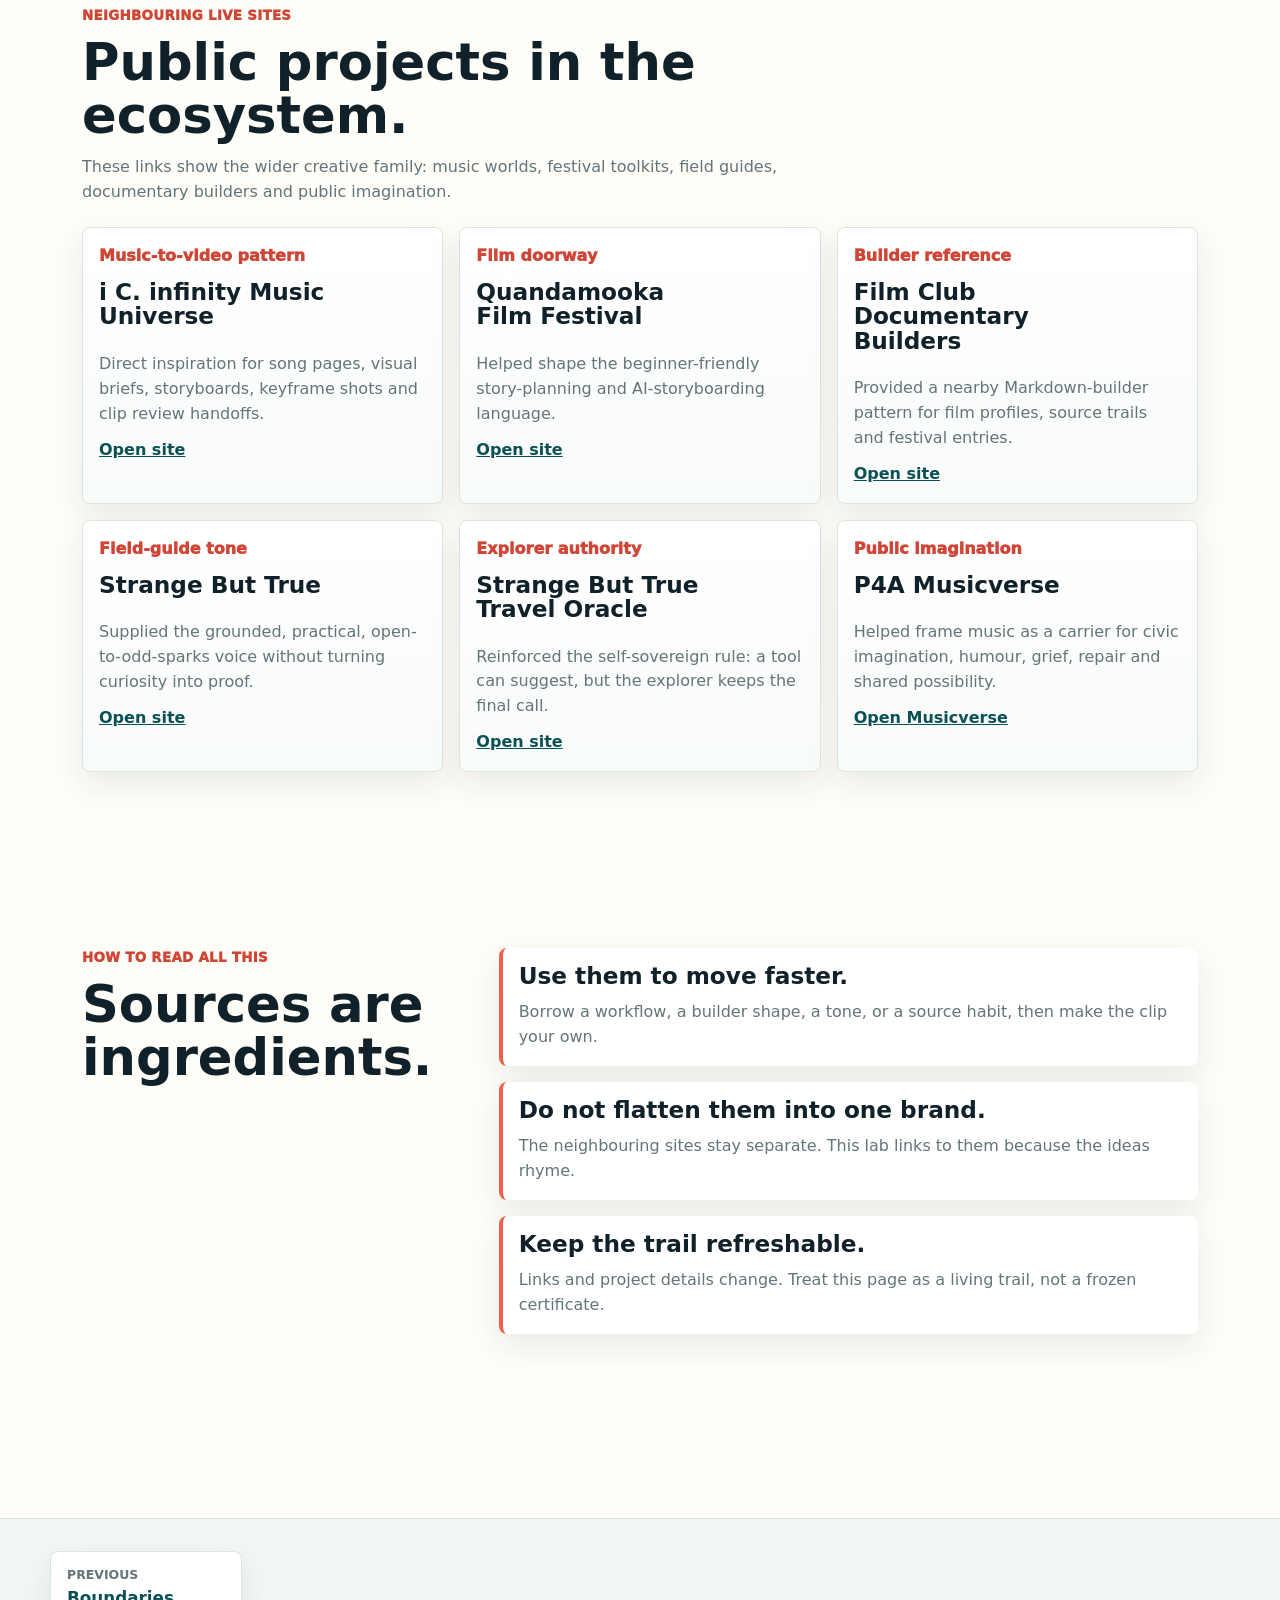
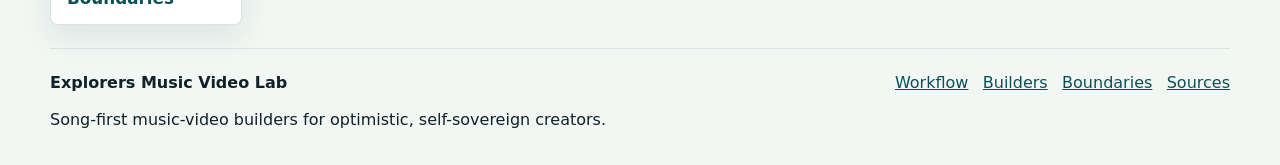
<file: sources.html>
<!doctype html>
<html lang="en-AU">
  <head>
    <meta charset="utf-8">
    <meta name="viewport" content="width=device-width, initial-scale=1">
    <title>Sources | Explorers Music Video Lab</title>
    <meta name="description" content="Useful source files, repo links and source posture for Explorers Music Video Lab.">
    <meta name="theme-color" content="#0f6f73">
    <link rel="icon" href="assets/favicon.svg" type="image/svg+xml">
    <link rel="stylesheet" href="assets/css/styles.css">
  </head>
  <body data-page="sources">
    <a class="skip-link" href="#main">Skip to content</a>
    <header class="site-header" data-site-header></header>
    <main id="main" class="page-shell">
      <section class="page-hero small-hero">
        <h1>Source trail.</h1>
        <p>Open the working files, templates and neighbouring creative worlds that shaped the lab. This is the trail for humans and future agents.</p>
      </section>

      <section class="section source-lede" aria-labelledby="sources-purpose">
        <div>
          <span class="source-kicker">Practical provenance</span>
          <h2 id="sources-purpose">A trail, not a rubber stamp.</h2>
          <p>This page shows where the patterns came from: the repo files, reusable templates, local archive notes and neighbouring public projects. Use it to understand the build, remix the workflow, or hand the project to another agent without guesswork.</p>
        </div>
        <aside class="source-callout">
          <strong>What this page is for</strong>
          <p>Find the useful files. Follow the related sites. See which ideas shaped the lab without pretending those sources endorse this project.</p>
          <a class="button secondary" href="ecosystem.html">Open ecosystem</a>
        </aside>
      </section>

      <section class="section" aria-labelledby="site-files">
        <div class="section-heading">
          <span class="source-kicker">Open the working files</span>
          <h2 id="site-files">Repo files worth reading.</h2>
          <p>These are the best local files for understanding the purpose, voice, structure and reusable builder format.</p>
        </div>
        <div class="source-grid source-grid-four">
          <article class="source-card">
            <span>Orientation</span>
            <h3>README</h3>
            <p>Purpose, page map, builder workflow, asset notes and publishing path.</p>
            <a href="README.md">Open README</a>
          </article>
          <article class="source-card">
            <span>Voice and feel</span>
            <h3>Style guide</h3>
            <p>The rules for plain English, bold creativity, beginner-friendly language and music-video focus.</p>
            <a href="docs/style-guide.md">Open style guide</a>
          </article>
          <article class="source-card">
            <span>Build trail</span>
            <h3>Source notes</h3>
            <p>The fuller notes on what was reviewed and how each source shaped the site.</p>
            <a href="docs/source-notes.md">Open source notes</a>
          </article>
          <article class="source-card">
            <span>Plain language</span>
            <h3>Glossary</h3>
            <p>Short definitions for storyboard, keyframe, first cut, B-roll, lip-sync and handoff.</p>
            <a href="docs/plain-language-glossary.md">Open glossary</a>
          </article>
        </div>
      </section>

      <section class="section" aria-labelledby="templates-title">
        <div class="section-heading">
          <span class="source-kicker">Reusable files</span>
          <h2 id="templates-title">Markdown templates.</h2>
          <p>The builders turn answers into Markdown. These templates are the portable versions for collaborators, editors, AI tools and future sessions.</p>
        </div>
        <div class="source-chip-row" aria-label="Markdown template files">
          <a href="templates/song-seed.md">Song Seed</a>
          <a href="templates/visual-brief.md">Visual Brief</a>
          <a href="templates/storyboard.md">Storyboard</a>
          <a href="templates/keyframe-shot.md">Keyframe Shot</a>
          <a href="templates/clip-review.md">Clip Review</a>
          <a href="templates/release-plan.md">Release Plan</a>
        </div>
      </section>

      <section class="section" aria-labelledby="archive-title">
        <div class="section-heading">
          <span class="source-kicker">Local archive inputs</span>
          <h2 id="archive-title">Archive documents reviewed.</h2>
          <p>These local markdown notes helped shape the site. They are listed as provenance rather than public downloads.</p>
        </div>
        <div class="source-grid">
          <article class="source-card">
            <span>Festival pathway</span>
            <h3>Earth Arts &amp; Music Festival project plan</h3>
            <p>Helped frame the lab as a creative pathway rather than just a prompt collection.</p>
          </article>
          <article class="source-card">
            <span>Automation pattern</span>
            <h3>Earth Arts &amp; Music Festival automation</h3>
            <p>Informed the habit of turning creative answers into clean files that can travel.</p>
          </article>
          <article class="source-card">
            <span>Short brief</span>
            <h3>One-page Earth Arts &amp; Music Festivals</h3>
            <p>Supplied the simple doorway pattern: clear purpose first, detail after.</p>
          </article>
          <article class="source-card">
            <span>Previsualisation</span>
            <h3>GenAI music-video and comic creation plan</h3>
            <p>Shaped the storyboard and comic-panel method before moving into generated clips.</p>
          </article>
          <article class="source-card">
            <span>Clip workflow</span>
            <h3>AI music-video creation strategy</h3>
            <p>Supplied the practical sequence from song meaning to visual brief, keyframes, review and release.</p>
          </article>
          <article class="source-card">
            <span>Routing layer</span>
            <h3>Agent navigation start page</h3>
            <p>Helped route the build through the right source material without treating every note as gospel.</p>
          </article>
        </div>
      </section>

      <section class="section" aria-labelledby="neighbour-title">
        <div class="section-heading">
          <span class="source-kicker">Neighbouring live sites</span>
          <h2 id="neighbour-title">Public projects in the ecosystem.</h2>
          <p>These links show the wider creative family: music worlds, festival toolkits, field guides, documentary builders and public imagination.</p>
        </div>
        <div class="source-grid">
          <article class="source-card">
            <span>Music-to-video pattern</span>
            <h3>i C. infinity Music Universe</h3>
            <p>Direct inspiration for song pages, visual briefs, storyboards, keyframe shots and clip review handoffs.</p>
            <a href="https://auraofintelligence.github.io/i-C-infinity-music-universe/" target="_blank" rel="noopener noreferrer">Open site</a>
          </article>
          <article class="source-card">
            <span>Film doorway</span>
            <h3>Quandamooka Film Festival</h3>
            <p>Helped shape the beginner-friendly story-planning and AI-storyboarding language.</p>
            <a href="https://auraofintelligence.github.io/quandamooka-film-festival/" target="_blank" rel="noopener noreferrer">Open site</a>
          </article>
          <article class="source-card">
            <span>Builder reference</span>
            <h3>Film Club Documentary Builders</h3>
            <p>Provided a nearby Markdown-builder pattern for film profiles, source trails and festival entries.</p>
            <a href="https://auraofintelligence.github.io/film-club-documentary-builders/" target="_blank" rel="noopener noreferrer">Open site</a>
          </article>
          <article class="source-card">
            <span>Field-guide tone</span>
            <h3>Strange But True</h3>
            <p>Supplied the grounded, practical, open-to-odd-sparks voice without turning curiosity into proof.</p>
            <a href="https://auraofintelligence.github.io/strange-but-true/" target="_blank" rel="noopener noreferrer">Open site</a>
          </article>
          <article class="source-card">
            <span>Explorer authority</span>
            <h3>Strange But True Travel Oracle</h3>
            <p>Reinforced the self-sovereign rule: a tool can suggest, but the explorer keeps the final call.</p>
            <a href="https://auraofintelligence.github.io/strange-but-true-travel-oracle/" target="_blank" rel="noopener noreferrer">Open site</a>
          </article>
          <article class="source-card">
            <span>Public imagination</span>
            <h3>P4A Musicverse</h3>
            <p>Helped frame music as a carrier for civic imagination, humour, grief, repair and shared possibility.</p>
            <a href="https://auraofintelligence.github.io/p4a_xyz/pages/musicverse.html" target="_blank" rel="noopener noreferrer">Open Musicverse</a>
          </article>
        </div>
      </section>

      <section class="section source-posture" aria-labelledby="posture-title">
        <div>
          <span class="source-kicker">How to read all this</span>
          <h2 id="posture-title">Sources are ingredients.</h2>
        </div>
        <div class="source-posture-grid">
          <article>
            <h3>Use them to move faster.</h3>
            <p>Borrow a workflow, a builder shape, a tone, or a source habit, then make the clip your own.</p>
          </article>
          <article>
            <h3>Do not flatten them into one brand.</h3>
            <p>The neighbouring sites stay separate. This lab links to them because the ideas rhyme.</p>
          </article>
          <article>
            <h3>Keep the trail refreshable.</h3>
            <p>Links and project details change. Treat this page as a living trail, not a frozen certificate.</p>
          </article>
        </div>
      </section>

      <nav class="page-nav" data-page-nav aria-label="Page navigation"></nav>
    </main>
    <footer class="site-footer" data-site-footer></footer>
    <button class="to-top" type="button" data-to-top aria-label="Back to top">Top</button>
    <script src="assets/js/site.js"></script>
  </body>
</html>
</file>
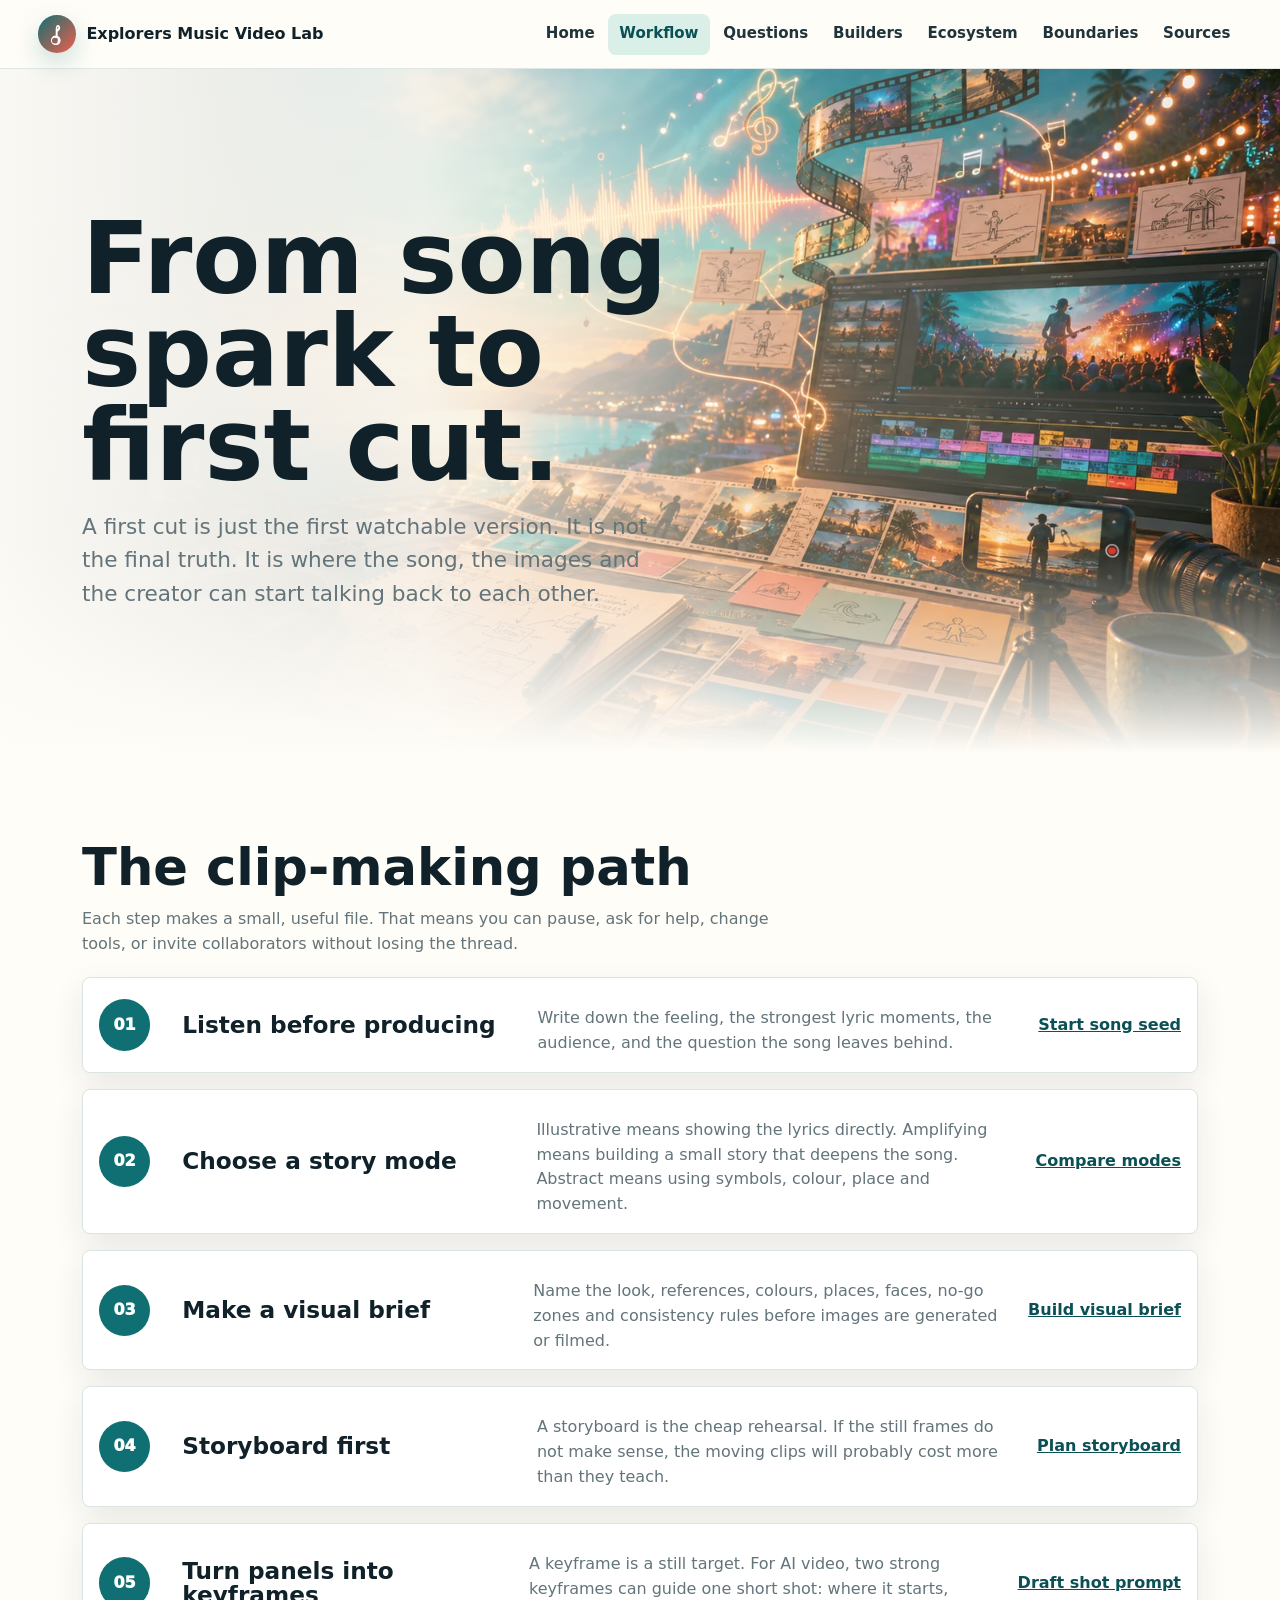
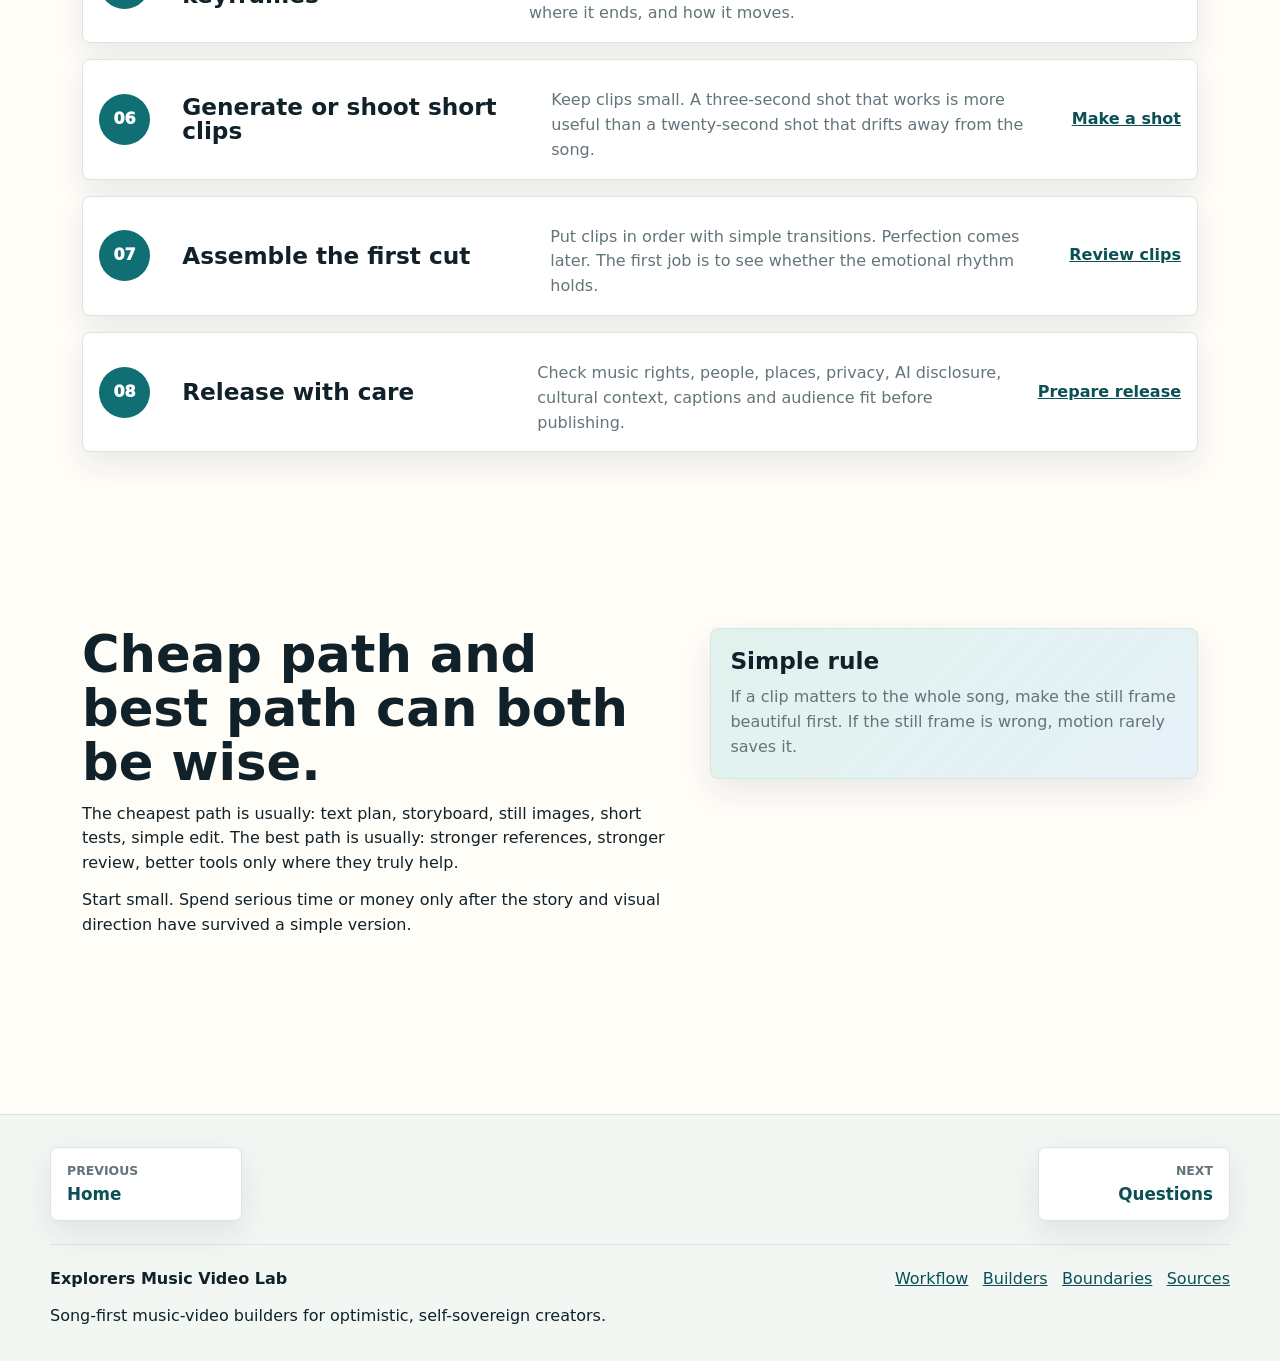
<file: workflow.html>
<!doctype html>
<html lang="en-AU">
  <head>
    <meta charset="utf-8">
    <meta name="viewport" content="width=device-width, initial-scale=1">
    <title>Workflow | Explorers Music Video Lab</title>
    <meta name="description" content="A plain-language workflow for turning a song into a storyboard, keyframes, music-video clips and a review-ready first cut.">
    <meta name="theme-color" content="#0f6f73">
    <link rel="icon" href="assets/favicon.svg" type="image/svg+xml">
    <link rel="stylesheet" href="assets/css/styles.css">
  </head>
  <body data-page="workflow">
    <a class="skip-link" href="#main">Skip to content</a>
    <header class="site-header" data-site-header></header>
    <main id="main" class="page-shell">
      <section class="page-hero small-hero">
        <h1>From song spark to first cut.</h1>
        <p>A first cut is just the first watchable version. It is not the final truth. It is where the song, the images and the creator can start talking back to each other.</p>
      </section>

      <section class="section timeline-section" aria-labelledby="timeline-title">
        <div class="section-heading">
          <h2 id="timeline-title">The clip-making path</h2>
          <p>Each step makes a small, useful file. That means you can pause, ask for help, change tools, or invite collaborators without losing the thread.</p>
        </div>
        <div class="timeline">
          <article>
            <span>01</span>
            <h3>Listen before producing</h3>
            <p>Write down the feeling, the strongest lyric moments, the audience, and the question the song leaves behind.</p>
            <a href="builders/song-seed.html">Start song seed</a>
          </article>
          <article>
            <span>02</span>
            <h3>Choose a story mode</h3>
            <p>Illustrative means showing the lyrics directly. Amplifying means building a small story that deepens the song. Abstract means using symbols, colour, place and movement.</p>
            <a href="questions.html#story-modes">Compare modes</a>
          </article>
          <article>
            <span>03</span>
            <h3>Make a visual brief</h3>
            <p>Name the look, references, colours, places, faces, no-go zones and consistency rules before images are generated or filmed.</p>
            <a href="builders/visual-brief.html">Build visual brief</a>
          </article>
          <article>
            <span>04</span>
            <h3>Storyboard first</h3>
            <p>A storyboard is the cheap rehearsal. If the still frames do not make sense, the moving clips will probably cost more than they teach.</p>
            <a href="builders/storyboard.html">Plan storyboard</a>
          </article>
          <article>
            <span>05</span>
            <h3>Turn panels into keyframes</h3>
            <p>A keyframe is a still target. For AI video, two strong keyframes can guide one short shot: where it starts, where it ends, and how it moves.</p>
            <a href="builders/keyframe-shot.html">Draft shot prompt</a>
          </article>
          <article>
            <span>06</span>
            <h3>Generate or shoot short clips</h3>
            <p>Keep clips small. A three-second shot that works is more useful than a twenty-second shot that drifts away from the song.</p>
            <a href="builders/keyframe-shot.html#builder">Make a shot</a>
          </article>
          <article>
            <span>07</span>
            <h3>Assemble the first cut</h3>
            <p>Put clips in order with simple transitions. Perfection comes later. The first job is to see whether the emotional rhythm holds.</p>
            <a href="builders/clip-review.html">Review clips</a>
          </article>
          <article>
            <span>08</span>
            <h3>Release with care</h3>
            <p>Check music rights, people, places, privacy, AI disclosure, cultural context, captions and audience fit before publishing.</p>
            <a href="builders/release-plan.html">Prepare release</a>
          </article>
        </div>
      </section>

      <section class="section split-section">
        <div>
          <h2>Cheap path and best path can both be wise.</h2>
          <p>The cheapest path is usually: text plan, storyboard, still images, short tests, simple edit. The best path is usually: stronger references, stronger review, better tools only where they truly help.</p>
          <p>Start small. Spend serious time or money only after the story and visual direction have survived a simple version.</p>
        </div>
        <div class="studio-panel">
          <h3>Simple rule</h3>
          <p>If a clip matters to the whole song, make the still frame beautiful first. If the still frame is wrong, motion rarely saves it.</p>
        </div>
      </section>

      <nav class="page-nav" data-page-nav aria-label="Page navigation"></nav>
    </main>
    <footer class="site-footer" data-site-footer></footer>
    <button class="to-top" type="button" data-to-top aria-label="Back to top">Top</button>
    <script src="assets/js/site.js"></script>
  </body>
</html>
</file>
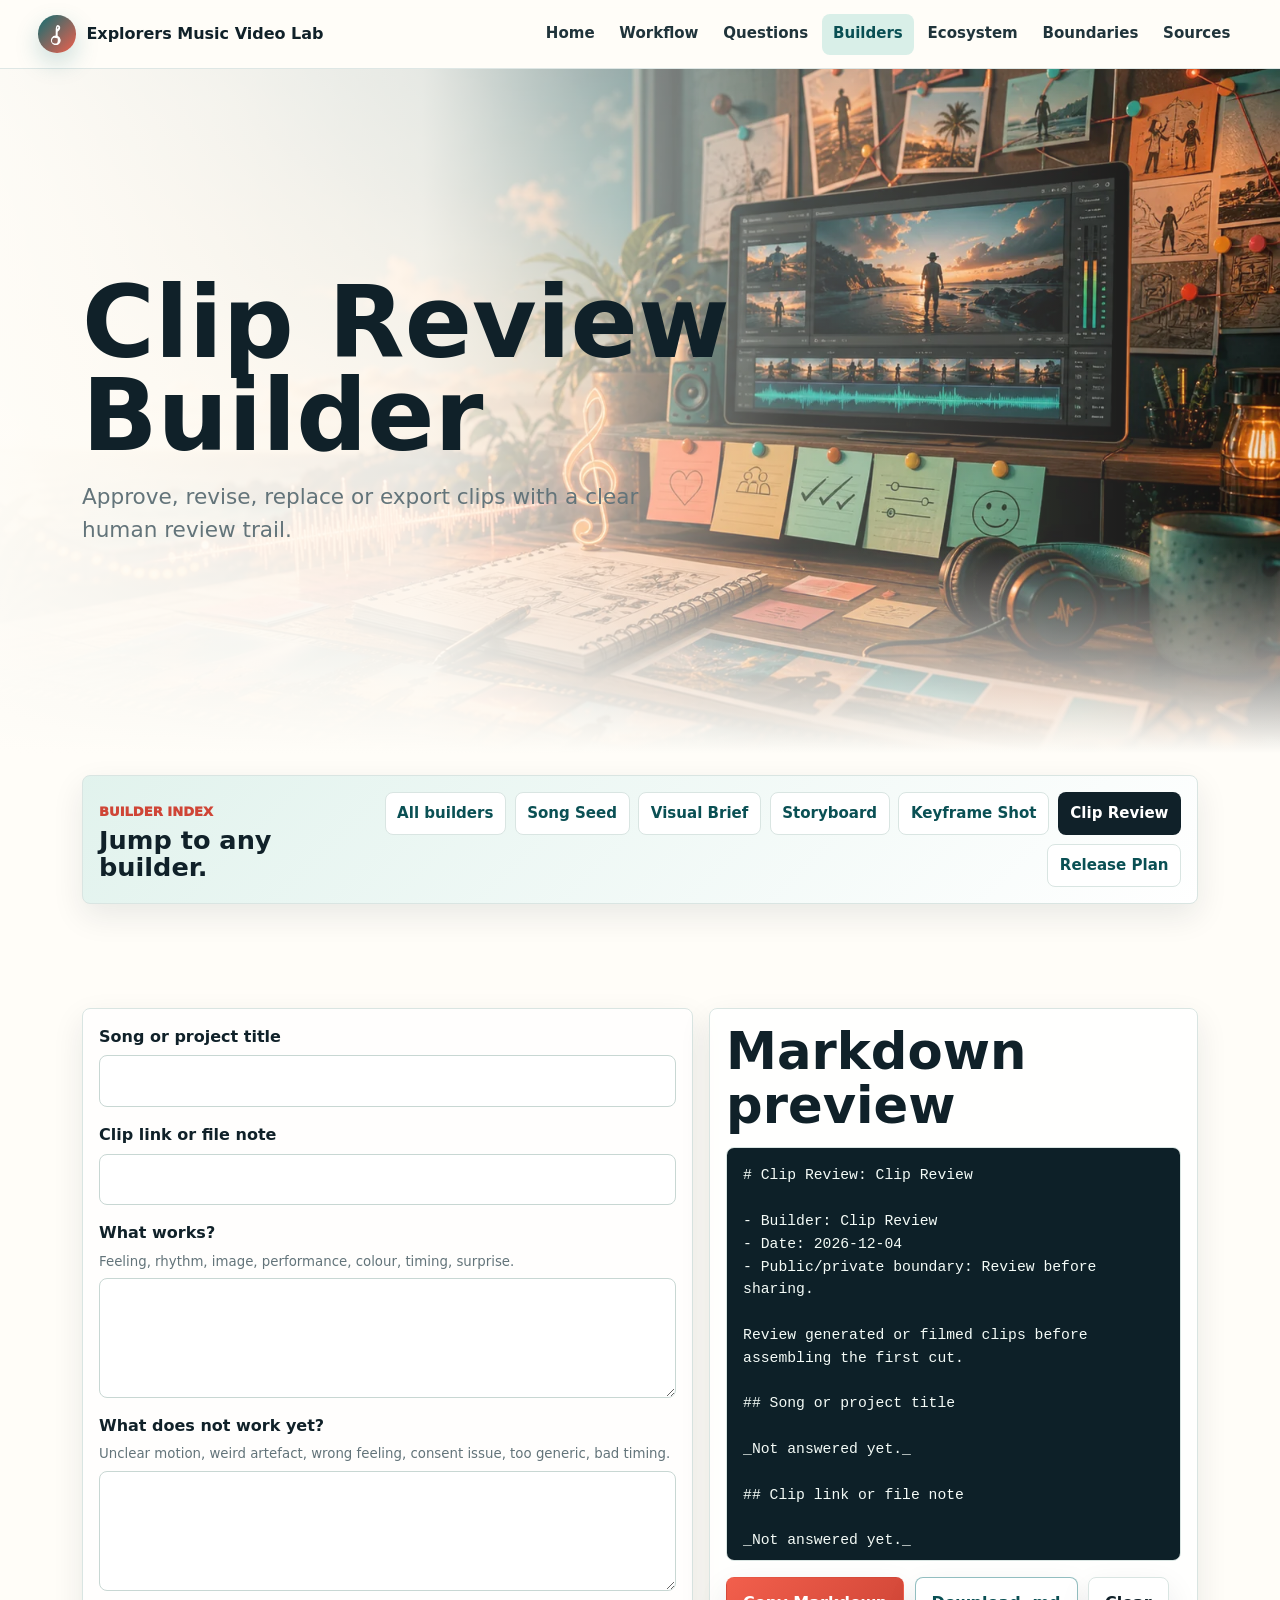
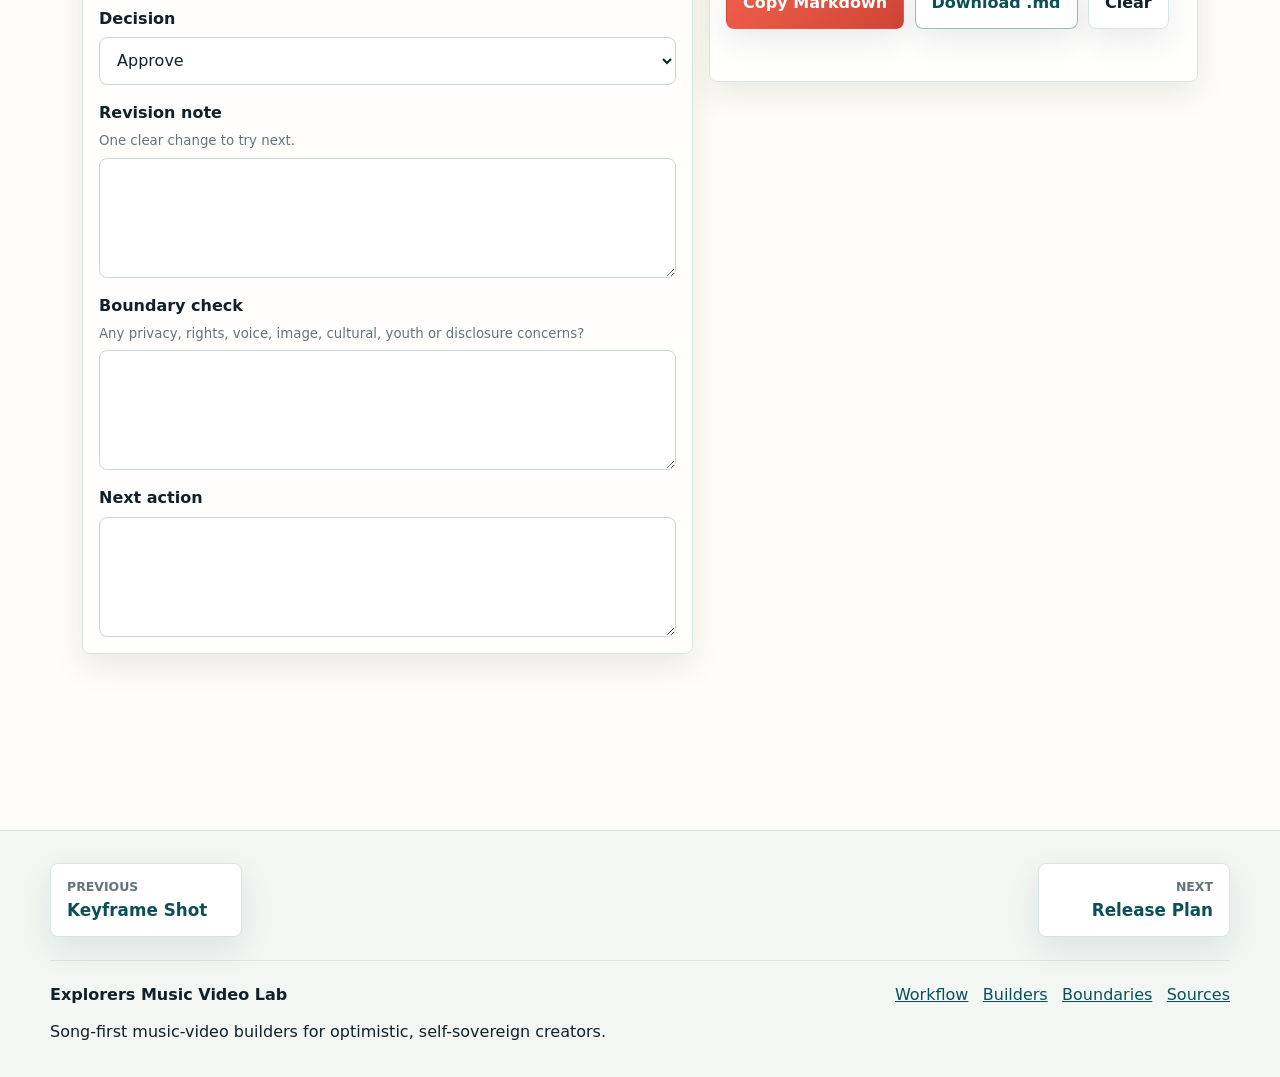
<file: builders/clip-review.html>
<!doctype html>
<html lang="en-AU">
  <head>
    <meta charset="utf-8">
    <meta name="viewport" content="width=device-width, initial-scale=1">
    <title>Clip Review Builder | Explorers Music Video Lab</title>
    <meta name="description" content="Create a Markdown review note for generated or filmed music-video clips.">
    <meta name="theme-color" content="#0f6f73">
    <link rel="icon" href="../assets/favicon.svg" type="image/svg+xml">
    <link rel="stylesheet" href="../assets/css/styles.css">
  </head>
  <body data-page="builder-clip-review" data-builder="clip-review">
    <a class="skip-link" href="#main">Skip to content</a>
    <header class="site-header" data-site-header></header>
    <main id="main" class="page-shell">
      <section class="page-hero small-hero">
        <h1>Clip Review Builder</h1>
        <p>Approve, revise, replace or export clips with a clear human review trail.</p>
      </section>
      <section class="section builder-layout" id="builder">
        <div class="form-card"><form class="builder-form" data-builder-form></form></div>
        <aside class="preview-card" aria-label="Markdown preview">
          <h2>Markdown preview</h2>
          <pre class="markdown-preview" data-markdown-preview></pre>
          <div class="builder-actions">
            <button class="button primary" type="button" data-copy-markdown>Copy Markdown</button>
            <button class="button secondary" type="button" data-download-markdown>Download .md</button>
            <button class="button" type="button" data-reset-builder>Clear</button>
          </div>
          <p class="copy-status" data-copy-status></p>
        </aside>
      </section>
    </main>
    <footer class="site-footer" data-site-footer></footer>
    <button class="to-top" type="button" data-to-top aria-label="Back to top">Top</button>
    <script src="../assets/js/site.js"></script>
    <script src="../assets/js/builder-data.js"></script>
    <script src="../assets/js/builder-page.js"></script>
  </body>
</html>
</file>
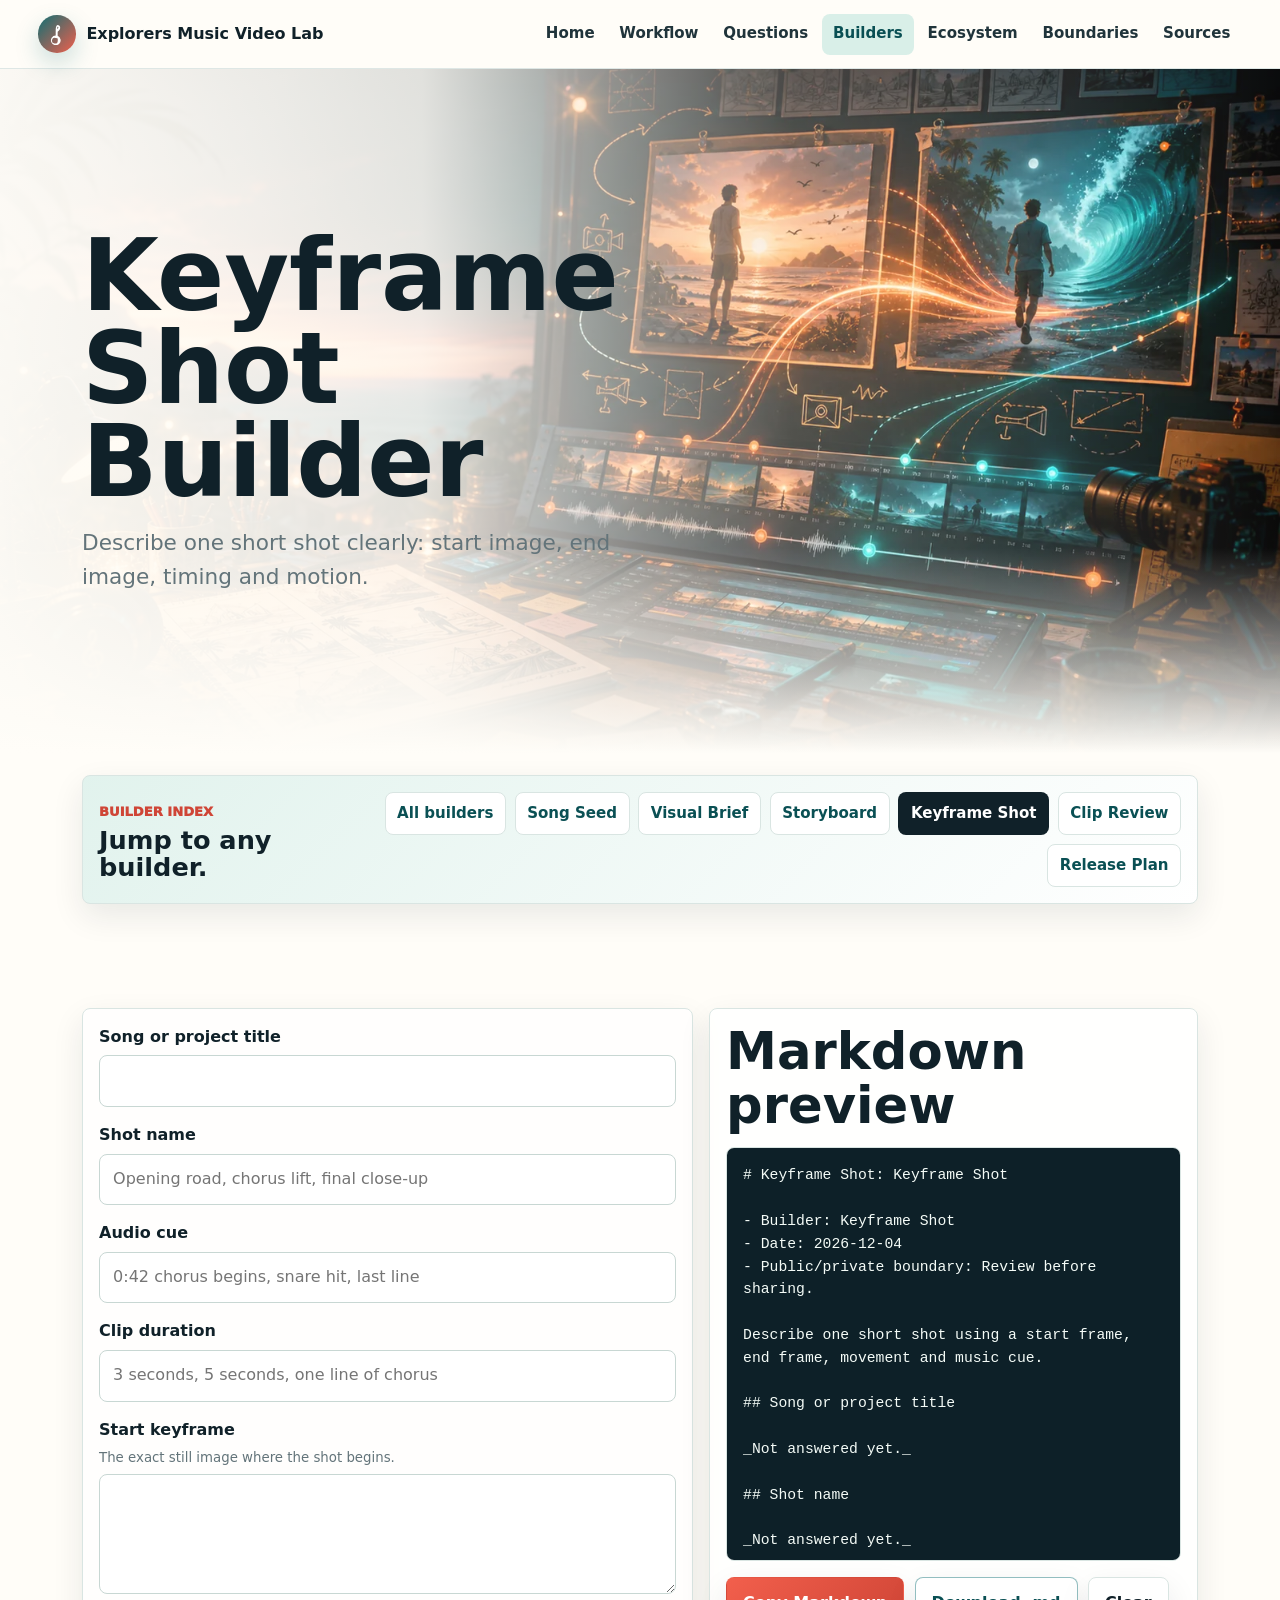
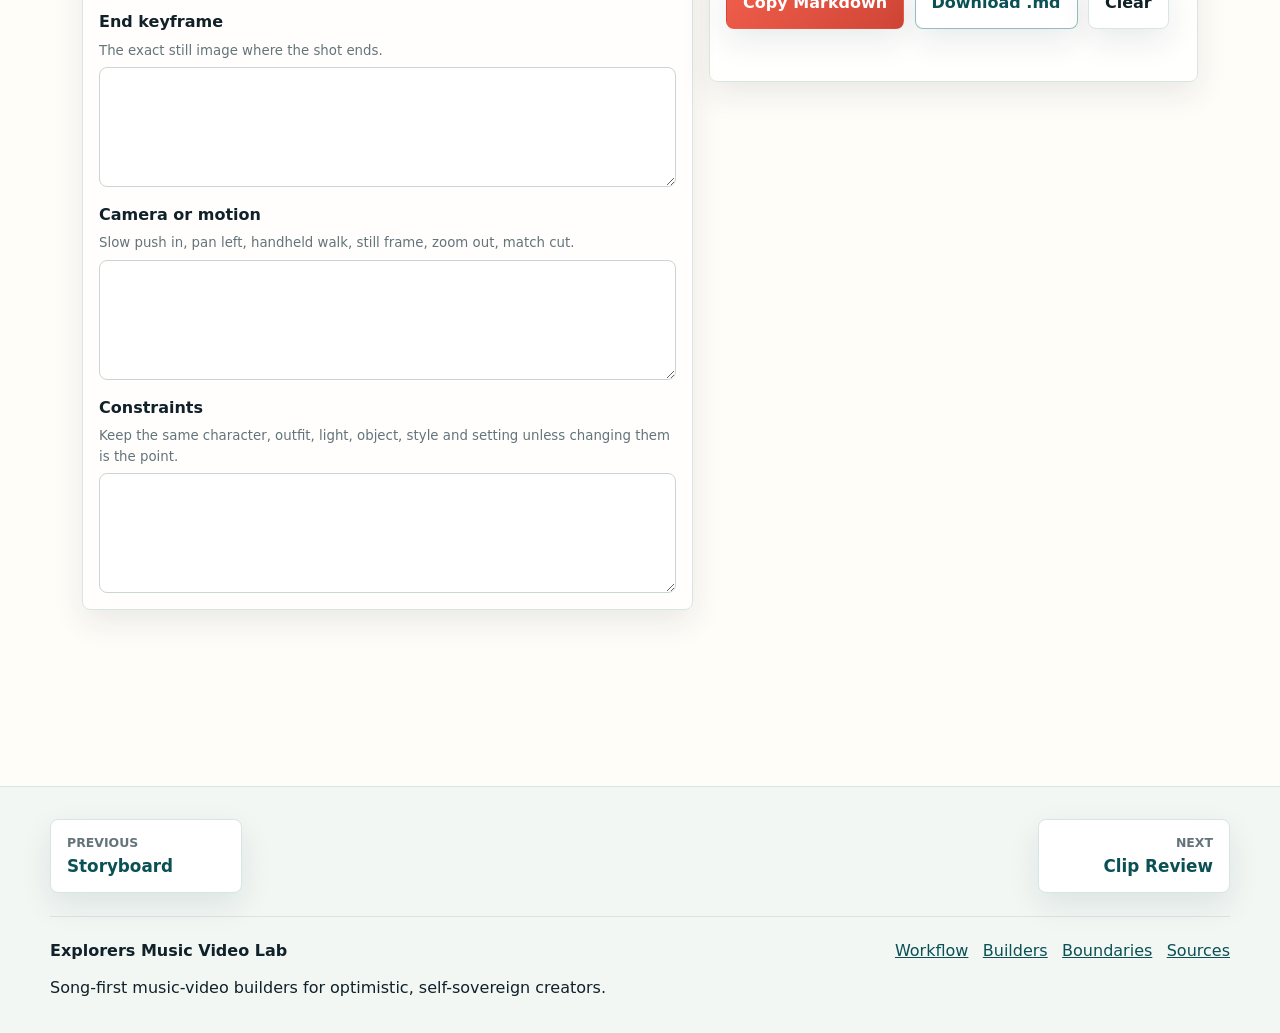
<file: builders/keyframe-shot.html>
<!doctype html>
<html lang="en-AU">
  <head>
    <meta charset="utf-8">
    <meta name="viewport" content="width=device-width, initial-scale=1">
    <title>Keyframe Shot Builder | Explorers Music Video Lab</title>
    <meta name="description" content="Create a Markdown keyframe shot prompt for a music-video clip.">
    <meta name="theme-color" content="#0f6f73">
    <link rel="icon" href="../assets/favicon.svg" type="image/svg+xml">
    <link rel="stylesheet" href="../assets/css/styles.css">
  </head>
  <body data-page="builder-keyframe-shot" data-builder="keyframe-shot">
    <a class="skip-link" href="#main">Skip to content</a>
    <header class="site-header" data-site-header></header>
    <main id="main" class="page-shell">
      <section class="page-hero small-hero">
        <h1>Keyframe Shot Builder</h1>
        <p>Describe one short shot clearly: start image, end image, timing and motion.</p>
      </section>
      <section class="section builder-layout" id="builder">
        <div class="form-card"><form class="builder-form" data-builder-form></form></div>
        <aside class="preview-card" aria-label="Markdown preview">
          <h2>Markdown preview</h2>
          <pre class="markdown-preview" data-markdown-preview></pre>
          <div class="builder-actions">
            <button class="button primary" type="button" data-copy-markdown>Copy Markdown</button>
            <button class="button secondary" type="button" data-download-markdown>Download .md</button>
            <button class="button" type="button" data-reset-builder>Clear</button>
          </div>
          <p class="copy-status" data-copy-status></p>
        </aside>
      </section>
    </main>
    <footer class="site-footer" data-site-footer></footer>
    <button class="to-top" type="button" data-to-top aria-label="Back to top">Top</button>
    <script src="../assets/js/site.js"></script>
    <script src="../assets/js/builder-data.js"></script>
    <script src="../assets/js/builder-page.js"></script>
  </body>
</html>
</file>
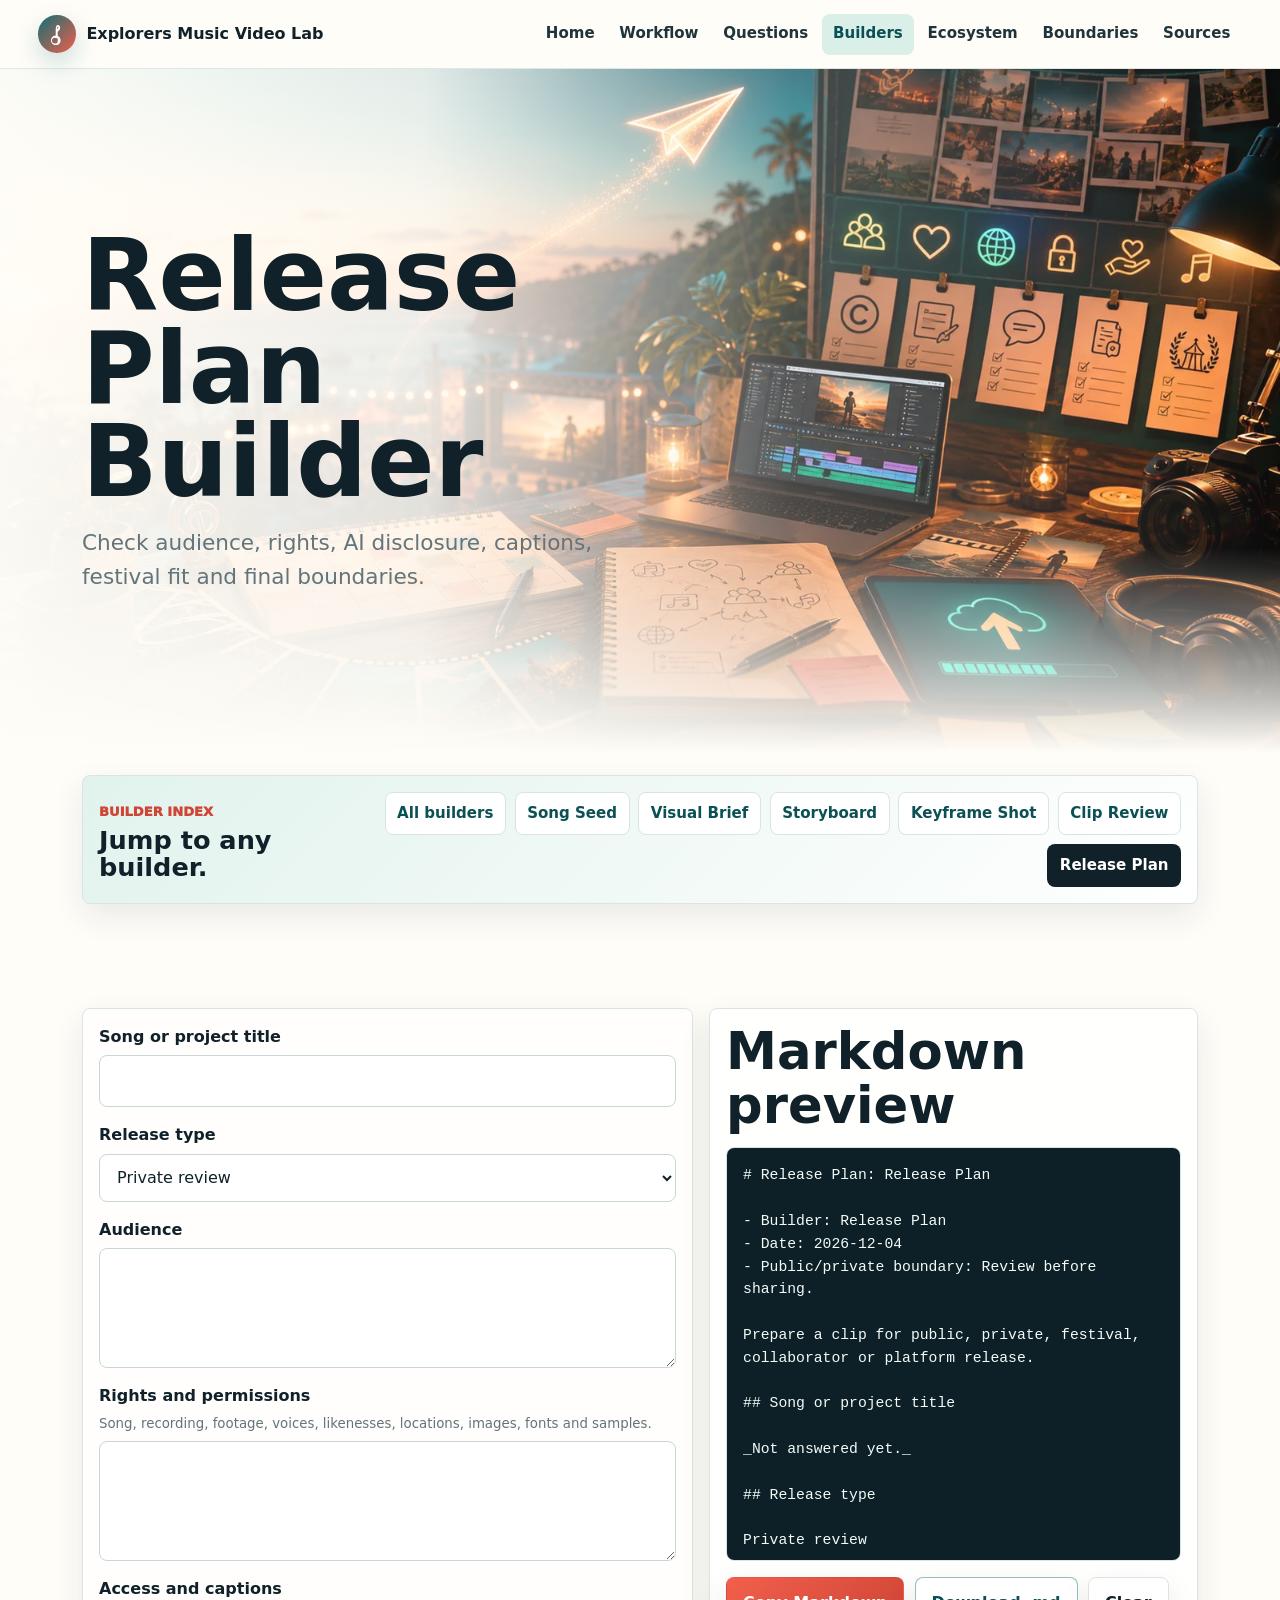
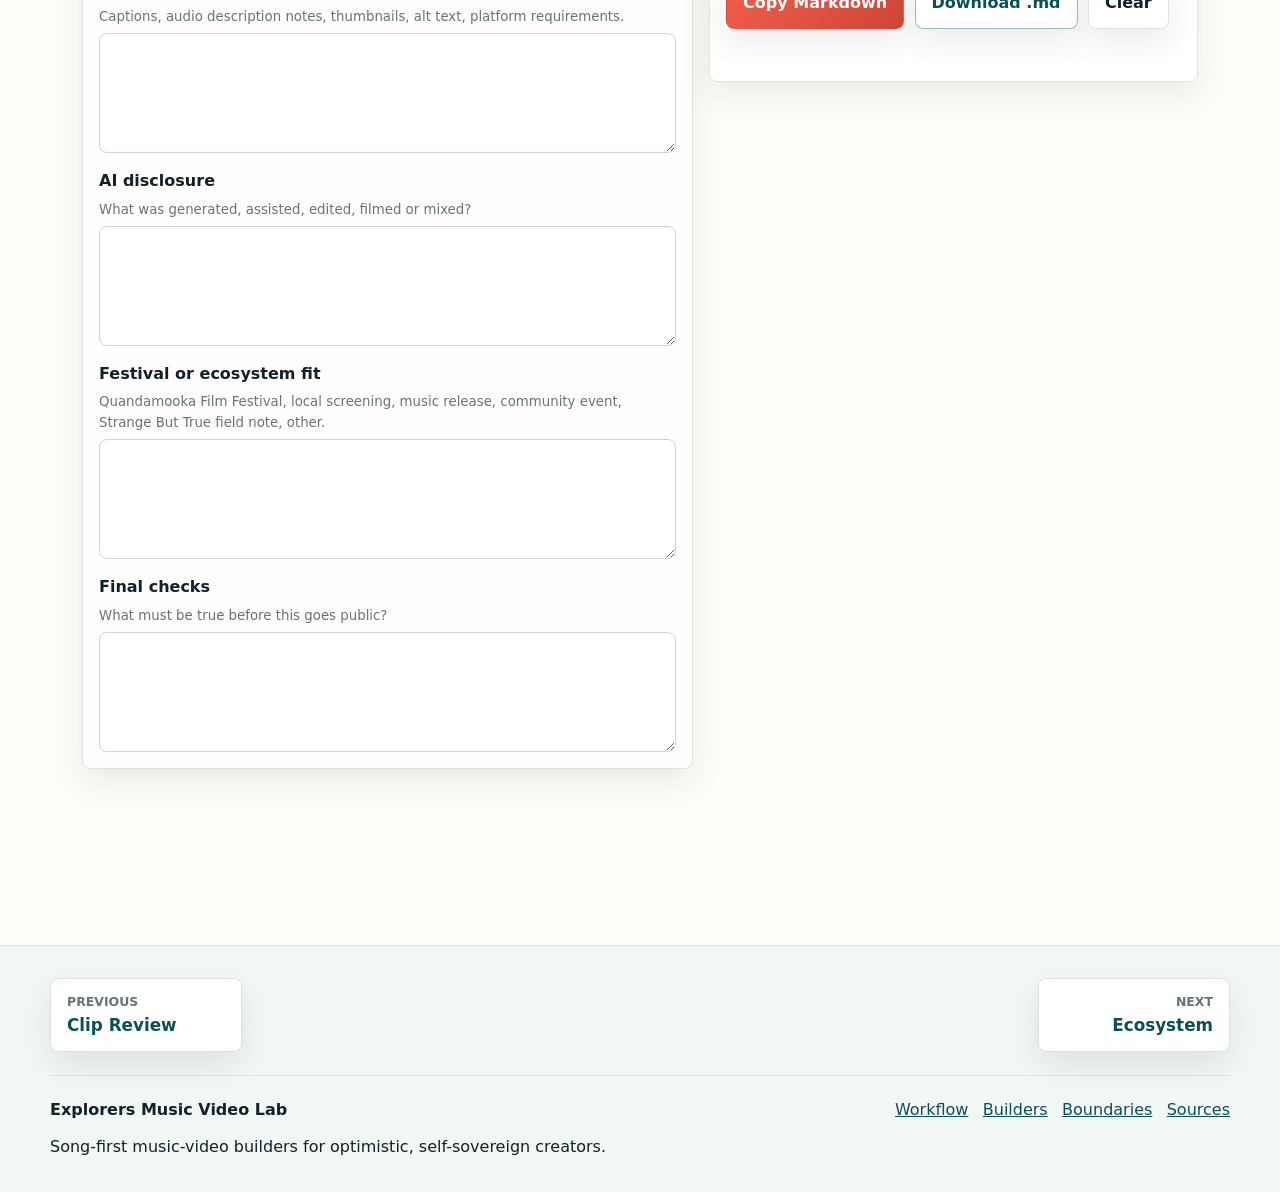
<file: builders/release-plan.html>
<!doctype html>
<html lang="en-AU">
  <head>
    <meta charset="utf-8">
    <meta name="viewport" content="width=device-width, initial-scale=1">
    <title>Release Plan Builder | Explorers Music Video Lab</title>
    <meta name="description" content="Create a Markdown release plan for a music-video clip.">
    <meta name="theme-color" content="#0f6f73">
    <link rel="icon" href="../assets/favicon.svg" type="image/svg+xml">
    <link rel="stylesheet" href="../assets/css/styles.css">
  </head>
  <body data-page="builder-release-plan" data-builder="release-plan">
    <a class="skip-link" href="#main">Skip to content</a>
    <header class="site-header" data-site-header></header>
    <main id="main" class="page-shell">
      <section class="page-hero small-hero">
        <h1>Release Plan Builder</h1>
        <p>Check audience, rights, AI disclosure, captions, festival fit and final boundaries.</p>
      </section>
      <section class="section builder-layout" id="builder">
        <div class="form-card"><form class="builder-form" data-builder-form></form></div>
        <aside class="preview-card" aria-label="Markdown preview">
          <h2>Markdown preview</h2>
          <pre class="markdown-preview" data-markdown-preview></pre>
          <div class="builder-actions">
            <button class="button primary" type="button" data-copy-markdown>Copy Markdown</button>
            <button class="button secondary" type="button" data-download-markdown>Download .md</button>
            <button class="button" type="button" data-reset-builder>Clear</button>
          </div>
          <p class="copy-status" data-copy-status></p>
        </aside>
      </section>
    </main>
    <footer class="site-footer" data-site-footer></footer>
    <button class="to-top" type="button" data-to-top aria-label="Back to top">Top</button>
    <script src="../assets/js/site.js"></script>
    <script src="../assets/js/builder-data.js"></script>
    <script src="../assets/js/builder-page.js"></script>
  </body>
</html>
</file>
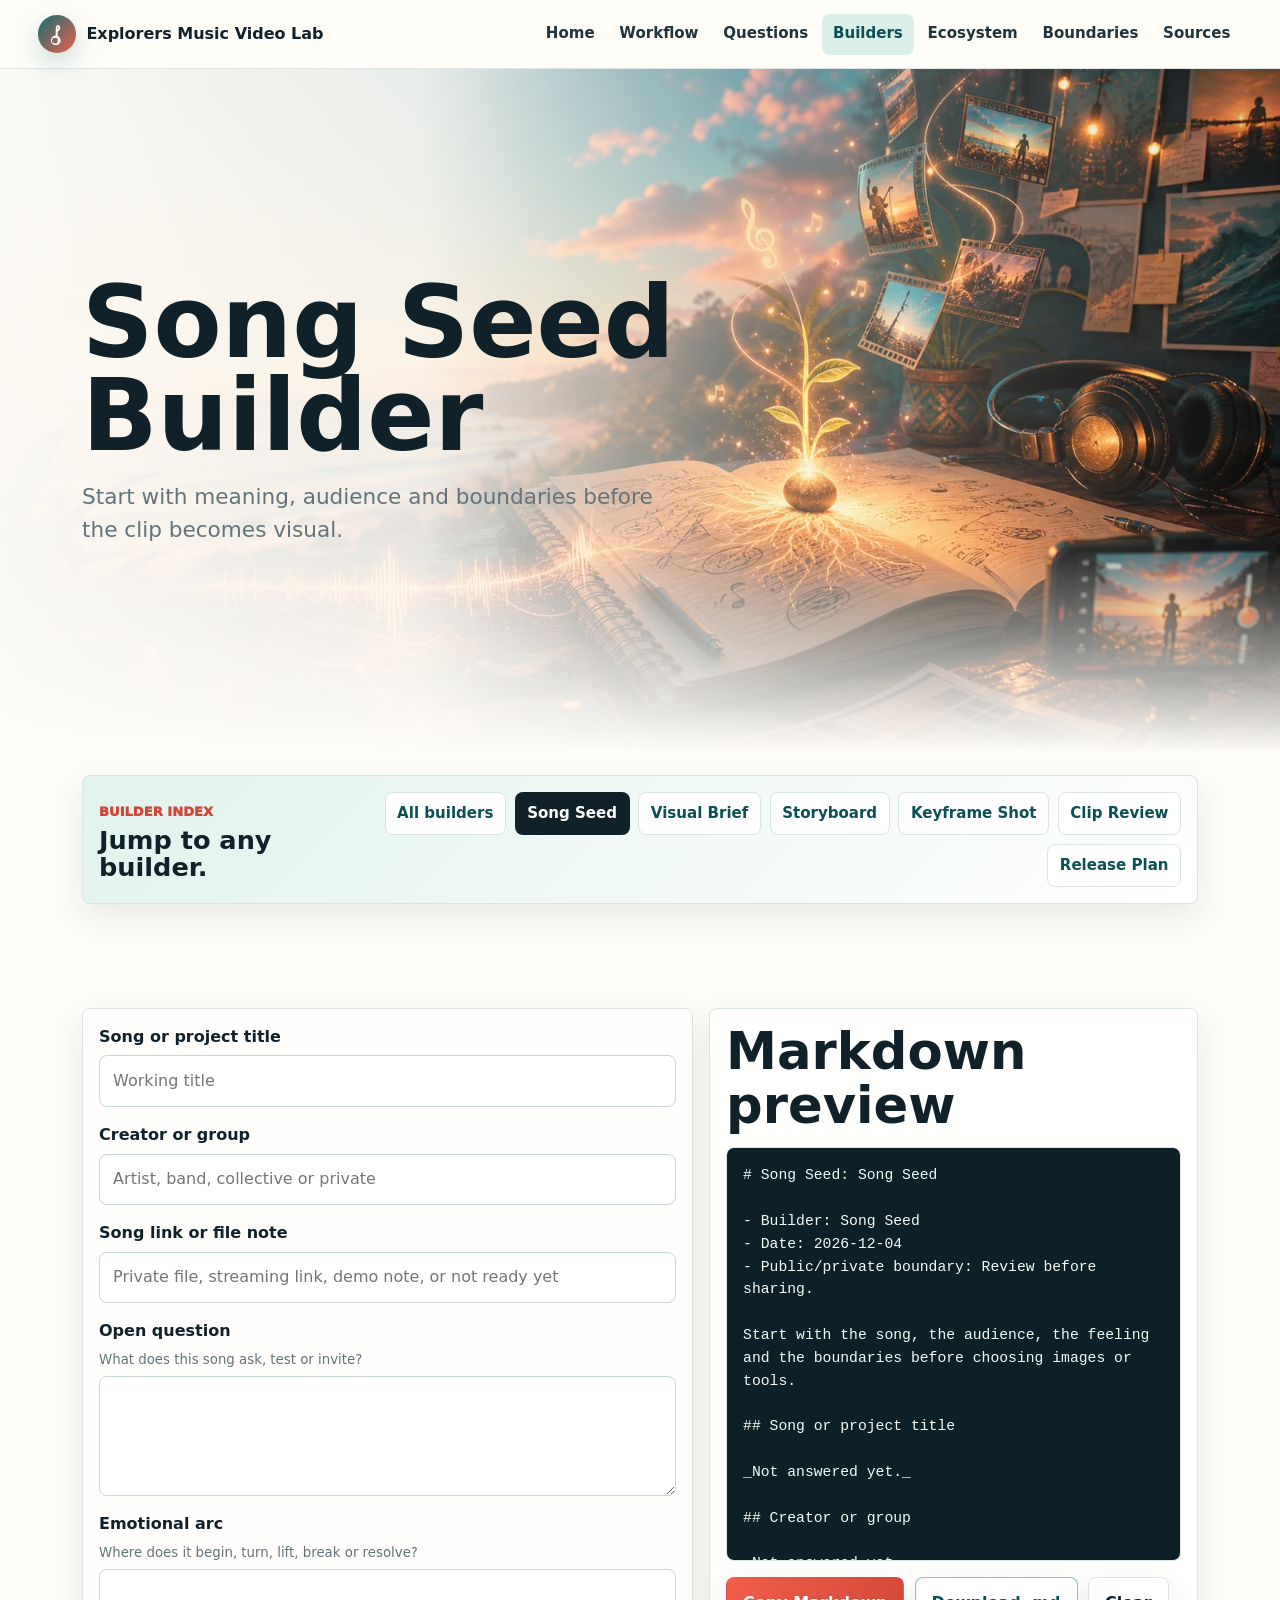
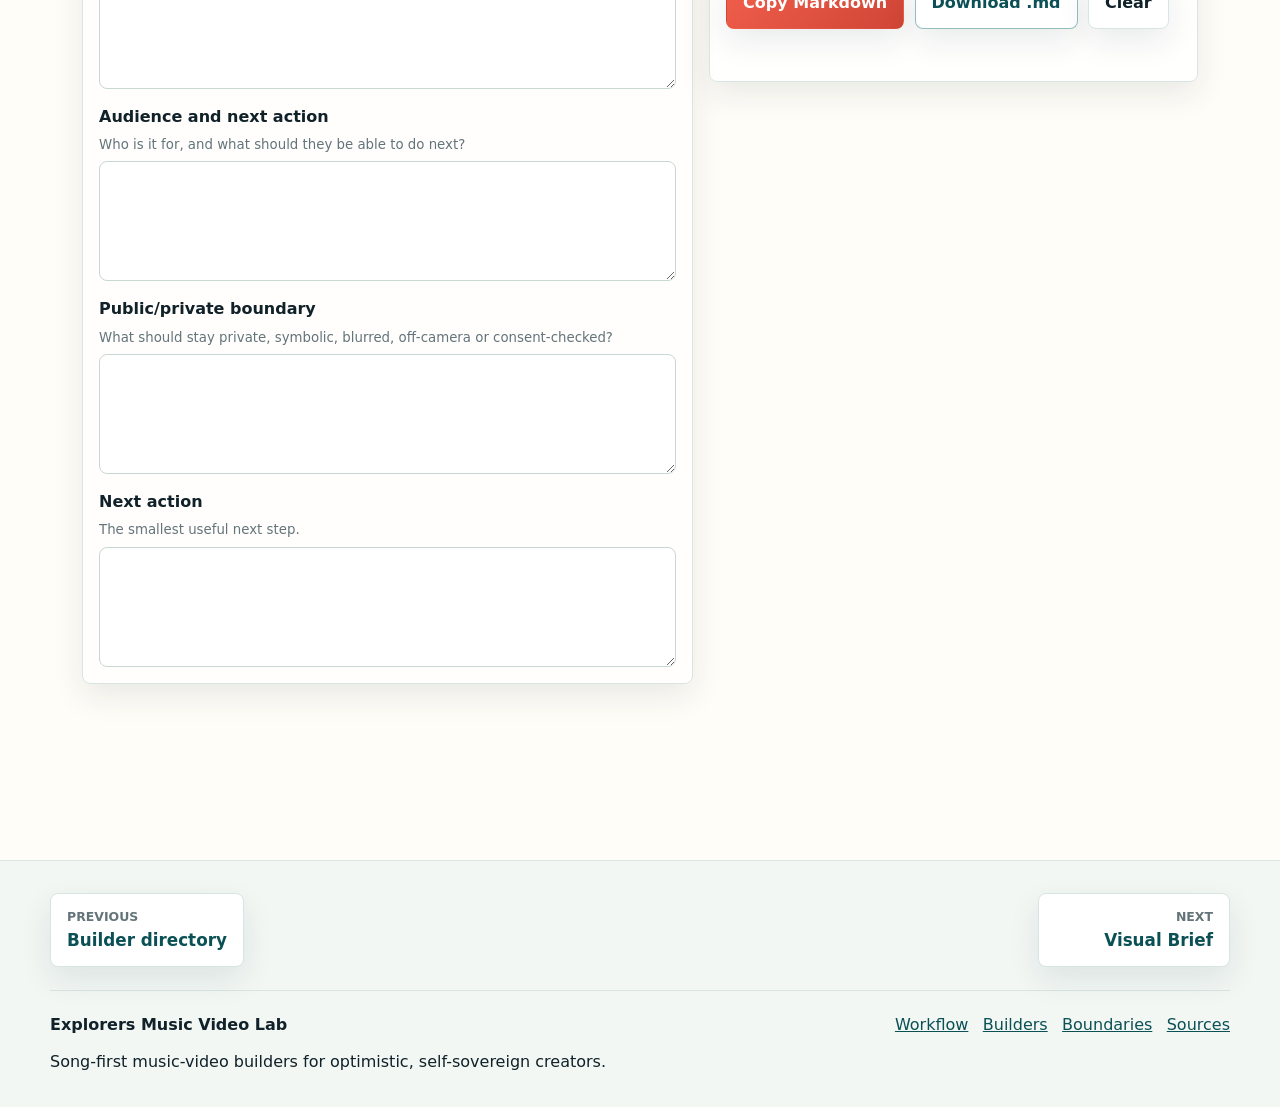
<file: builders/song-seed.html>
<!doctype html>
<html lang="en-AU">
  <head>
    <meta charset="utf-8">
    <meta name="viewport" content="width=device-width, initial-scale=1">
    <title>Song Seed Builder | Explorers Music Video Lab</title>
    <meta name="description" content="Create a Markdown song seed for a music-video clip.">
    <meta name="theme-color" content="#0f6f73">
    <link rel="icon" href="../assets/favicon.svg" type="image/svg+xml">
    <link rel="stylesheet" href="../assets/css/styles.css">
  </head>
  <body data-page="builder-song-seed" data-builder="song-seed">
    <a class="skip-link" href="#main">Skip to content</a>
    <header class="site-header" data-site-header></header>
    <main id="main" class="page-shell">
      <section class="page-hero small-hero">
        <h1>Song Seed Builder</h1>
        <p>Start with meaning, audience and boundaries before the clip becomes visual.</p>
      </section>
      <section class="section builder-layout" id="builder">
        <div class="form-card"><form class="builder-form" data-builder-form></form></div>
        <aside class="preview-card" aria-label="Markdown preview">
          <h2>Markdown preview</h2>
          <pre class="markdown-preview" data-markdown-preview></pre>
          <div class="builder-actions">
            <button class="button primary" type="button" data-copy-markdown>Copy Markdown</button>
            <button class="button secondary" type="button" data-download-markdown>Download .md</button>
            <button class="button" type="button" data-reset-builder>Clear</button>
          </div>
          <p class="copy-status" data-copy-status></p>
        </aside>
      </section>
    </main>
    <footer class="site-footer" data-site-footer></footer>
    <button class="to-top" type="button" data-to-top aria-label="Back to top">Top</button>
    <script src="../assets/js/site.js"></script>
    <script src="../assets/js/builder-data.js"></script>
    <script src="../assets/js/builder-page.js"></script>
  </body>
</html>
</file>
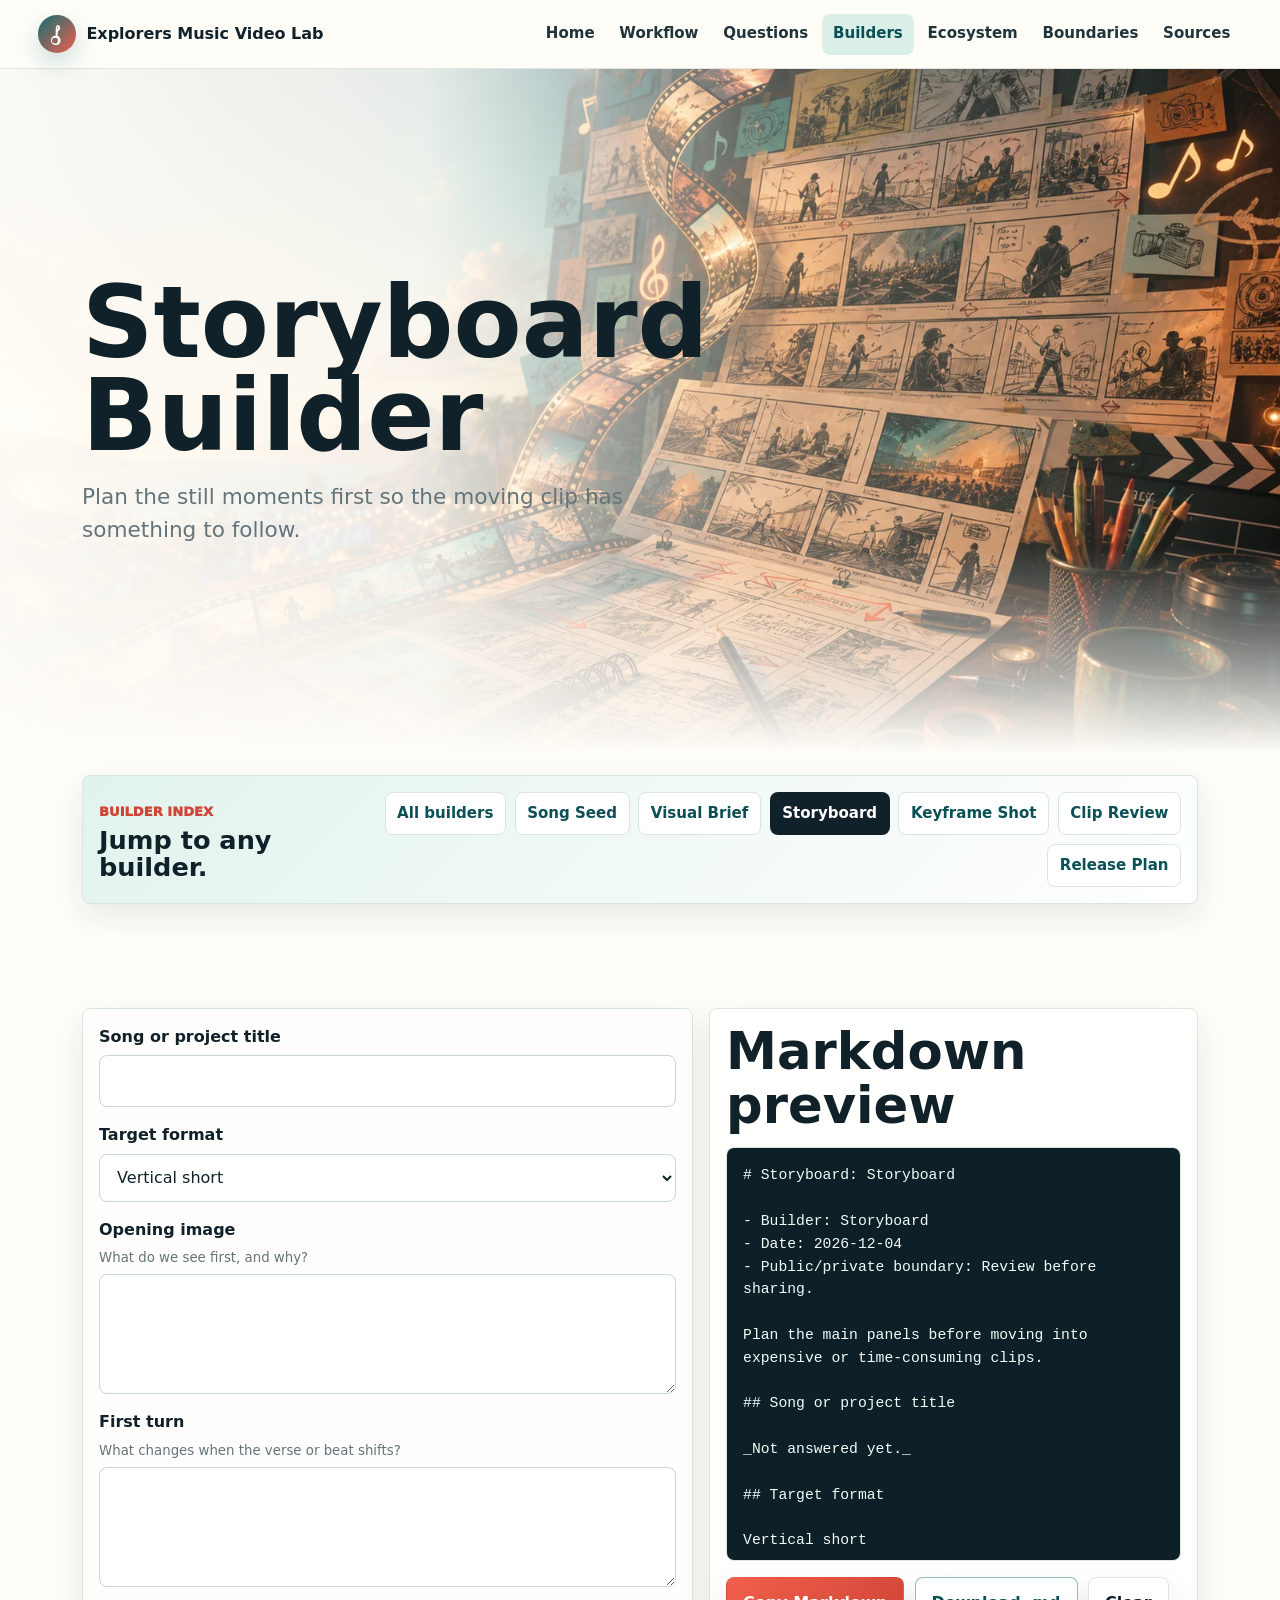
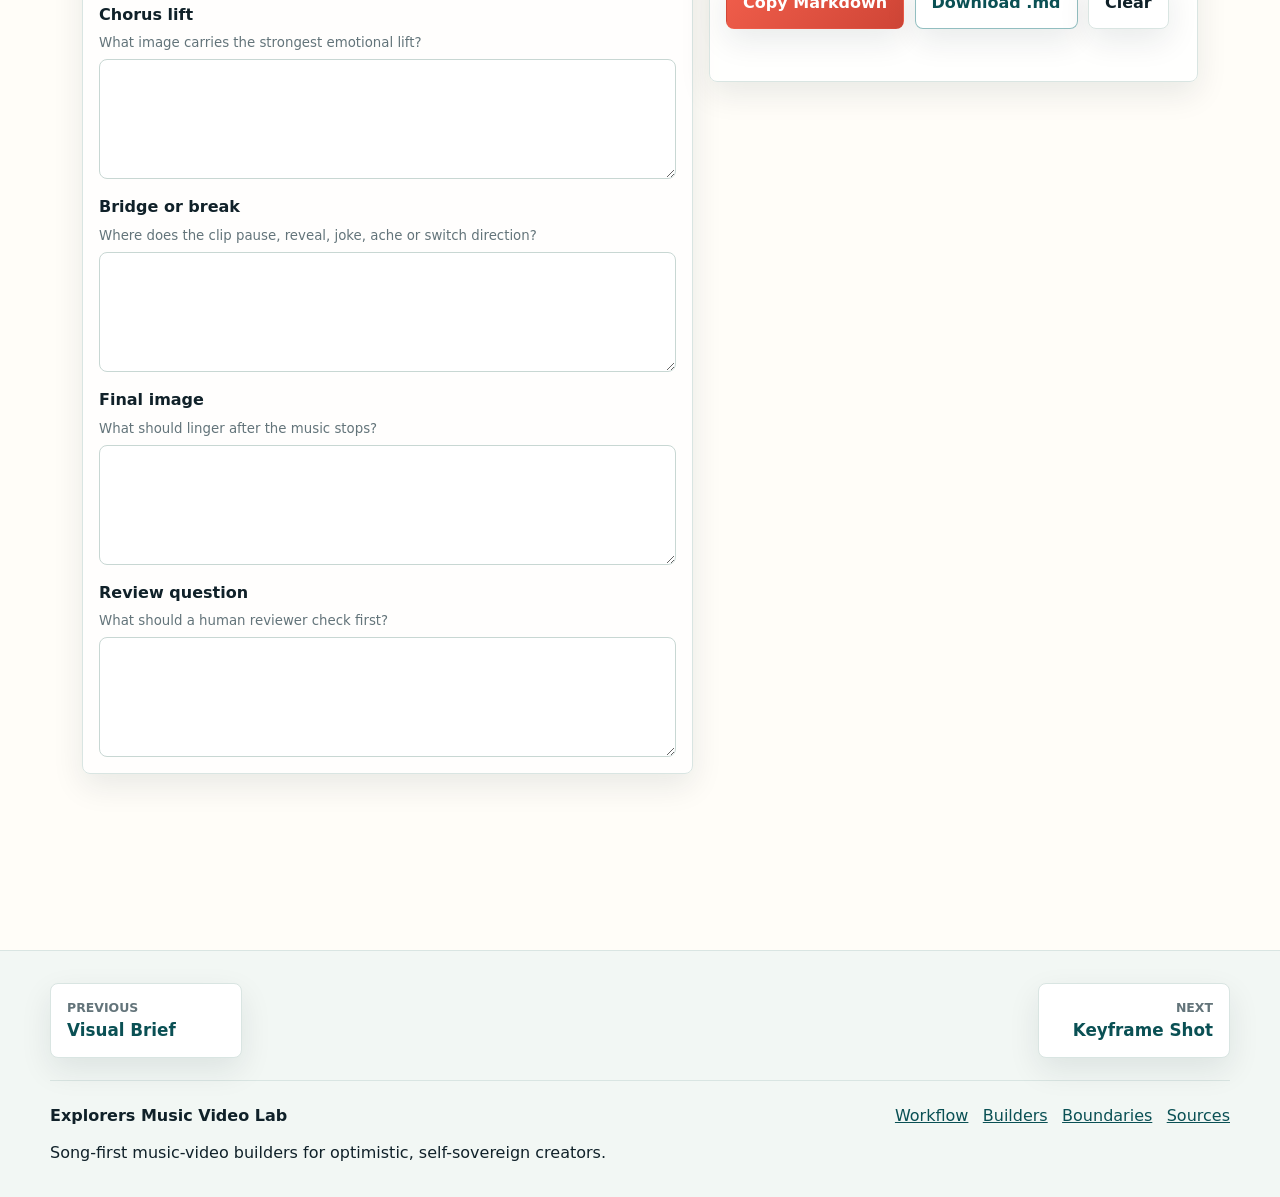
<file: builders/storyboard.html>
<!doctype html>
<html lang="en-AU">
  <head>
    <meta charset="utf-8">
    <meta name="viewport" content="width=device-width, initial-scale=1">
    <title>Storyboard Builder | Explorers Music Video Lab</title>
    <meta name="description" content="Create a Markdown storyboard for a music-video clip.">
    <meta name="theme-color" content="#0f6f73">
    <link rel="icon" href="../assets/favicon.svg" type="image/svg+xml">
    <link rel="stylesheet" href="../assets/css/styles.css">
  </head>
  <body data-page="builder-storyboard" data-builder="storyboard">
    <a class="skip-link" href="#main">Skip to content</a>
    <header class="site-header" data-site-header></header>
    <main id="main" class="page-shell">
      <section class="page-hero small-hero">
        <h1>Storyboard Builder</h1>
        <p>Plan the still moments first so the moving clip has something to follow.</p>
      </section>
      <section class="section builder-layout" id="builder">
        <div class="form-card"><form class="builder-form" data-builder-form></form></div>
        <aside class="preview-card" aria-label="Markdown preview">
          <h2>Markdown preview</h2>
          <pre class="markdown-preview" data-markdown-preview></pre>
          <div class="builder-actions">
            <button class="button primary" type="button" data-copy-markdown>Copy Markdown</button>
            <button class="button secondary" type="button" data-download-markdown>Download .md</button>
            <button class="button" type="button" data-reset-builder>Clear</button>
          </div>
          <p class="copy-status" data-copy-status></p>
        </aside>
      </section>
    </main>
    <footer class="site-footer" data-site-footer></footer>
    <button class="to-top" type="button" data-to-top aria-label="Back to top">Top</button>
    <script src="../assets/js/site.js"></script>
    <script src="../assets/js/builder-data.js"></script>
    <script src="../assets/js/builder-page.js"></script>
  </body>
</html>
</file>
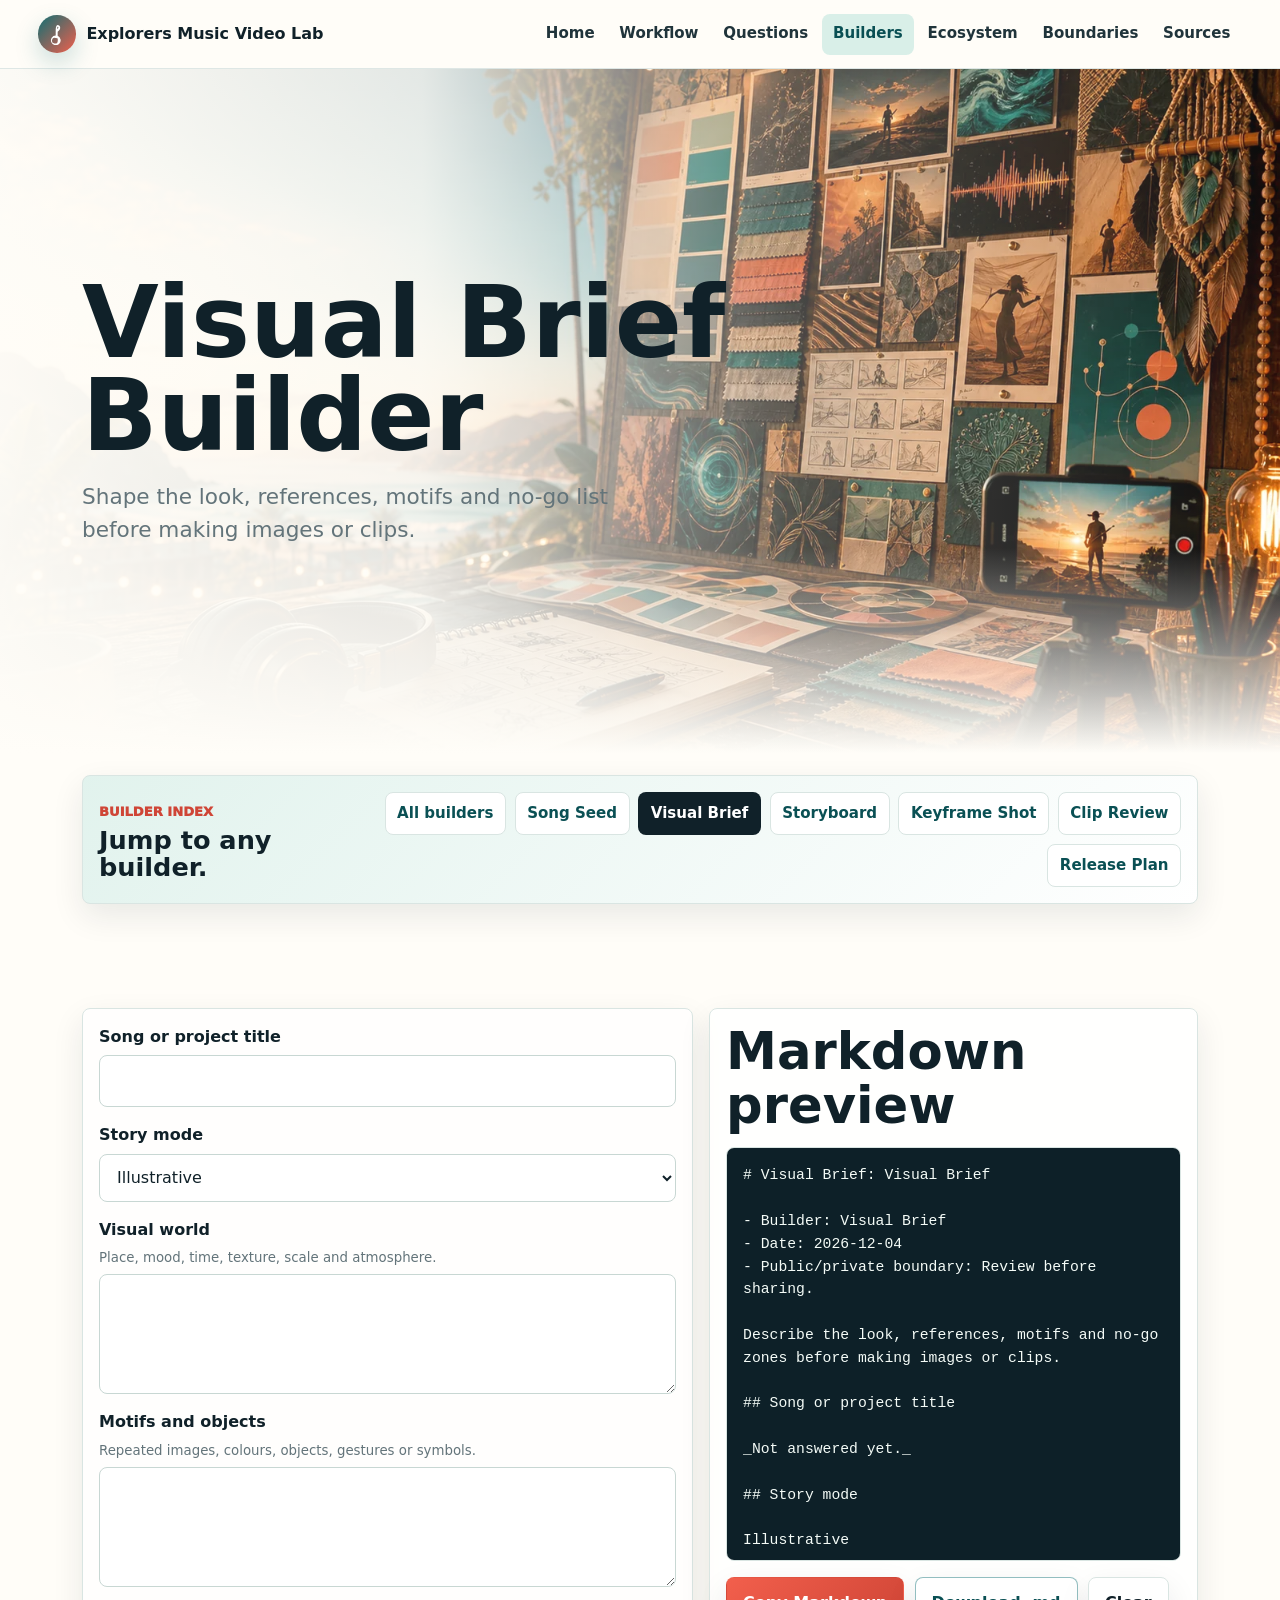
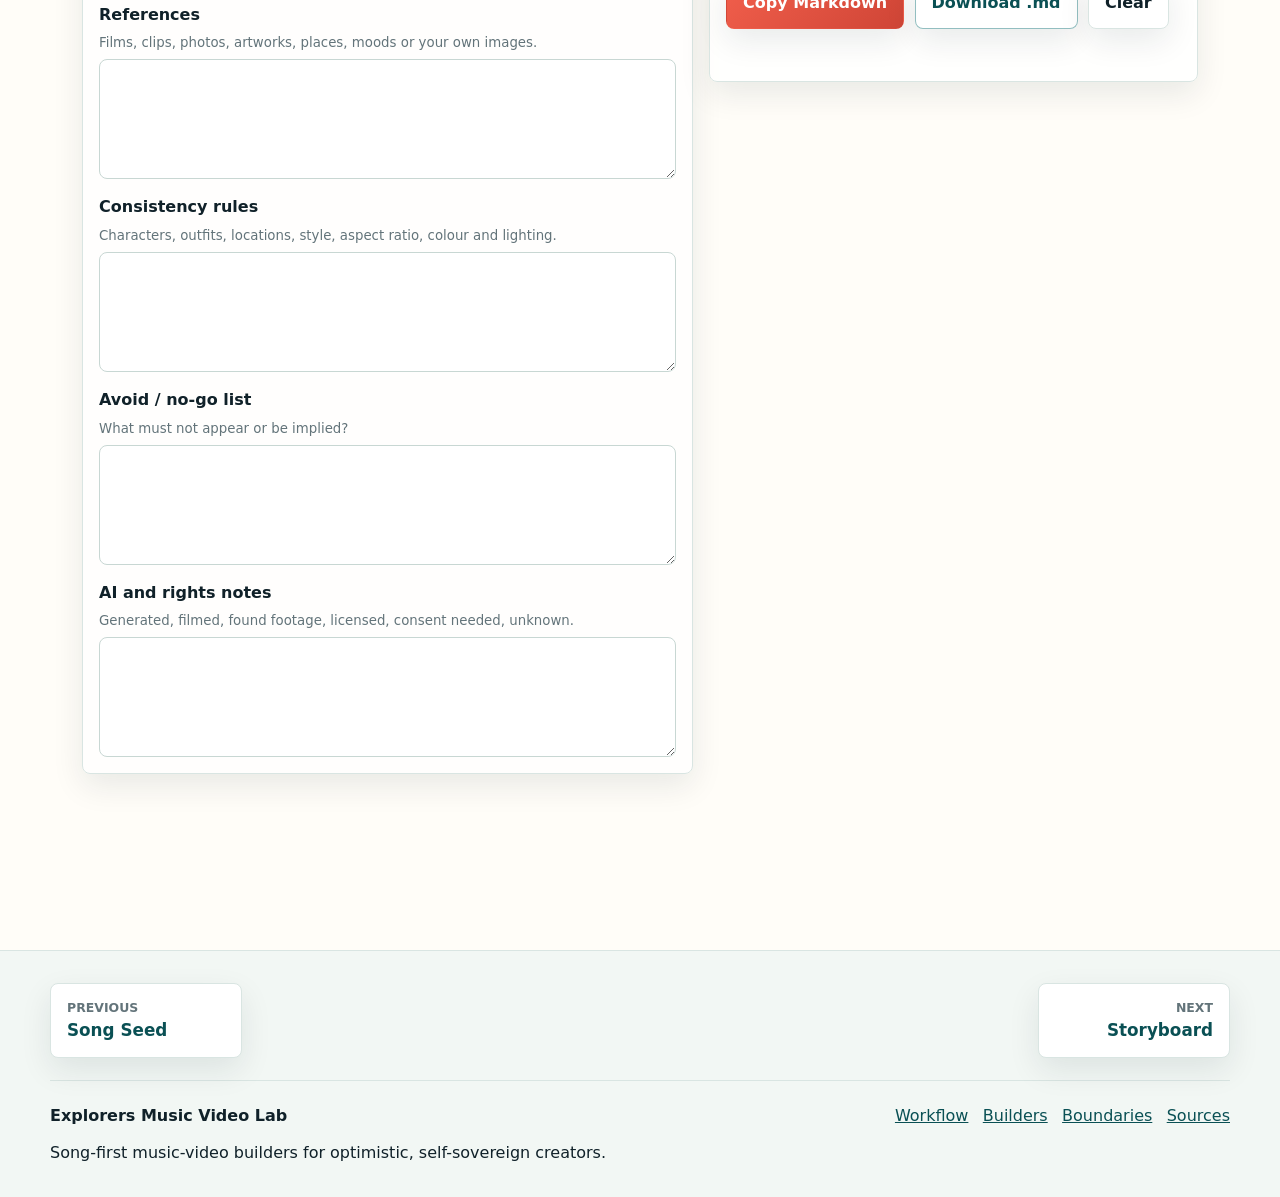
<file: builders/visual-brief.html>
<!doctype html>
<html lang="en-AU">
  <head>
    <meta charset="utf-8">
    <meta name="viewport" content="width=device-width, initial-scale=1">
    <title>Visual Brief Builder | Explorers Music Video Lab</title>
    <meta name="description" content="Create a Markdown visual brief for a music-video clip.">
    <meta name="theme-color" content="#0f6f73">
    <link rel="icon" href="../assets/favicon.svg" type="image/svg+xml">
    <link rel="stylesheet" href="../assets/css/styles.css">
  </head>
  <body data-page="builder-visual-brief" data-builder="visual-brief">
    <a class="skip-link" href="#main">Skip to content</a>
    <header class="site-header" data-site-header></header>
    <main id="main" class="page-shell">
      <section class="page-hero small-hero">
        <h1>Visual Brief Builder</h1>
        <p>Shape the look, references, motifs and no-go list before making images or clips.</p>
      </section>
      <section class="section builder-layout" id="builder">
        <div class="form-card"><form class="builder-form" data-builder-form></form></div>
        <aside class="preview-card" aria-label="Markdown preview">
          <h2>Markdown preview</h2>
          <pre class="markdown-preview" data-markdown-preview></pre>
          <div class="builder-actions">
            <button class="button primary" type="button" data-copy-markdown>Copy Markdown</button>
            <button class="button secondary" type="button" data-download-markdown>Download .md</button>
            <button class="button" type="button" data-reset-builder>Clear</button>
          </div>
          <p class="copy-status" data-copy-status></p>
        </aside>
      </section>
    </main>
    <footer class="site-footer" data-site-footer></footer>
    <button class="to-top" type="button" data-to-top aria-label="Back to top">Top</button>
    <script src="../assets/js/site.js"></script>
    <script src="../assets/js/builder-data.js"></script>
    <script src="../assets/js/builder-page.js"></script>
  </body>
</html>
</file>
<file: assets/css/styles.css>
:root {
  --ink: #102129;
  --ink-2: #20343b;
  --muted: #63747a;
  --paper: #fffdf8;
  --paper-2: #f7fbf8;
  --line: #d9e5e2;
  --teal: #0f6f73;
  --teal-dark: #0a5054;
  --coral: #f25f4c;
  --coral-dark: #cf4536;
  --gold: #e3a72f;
  --mint: #d9efe8;
  --sky: #dcecf5;
  --shadow: 0 20px 55px rgba(16, 33, 41, .12);
  --soft-shadow: 0 12px 32px rgba(16, 33, 41, .09);
  --radius: 8px;
  --max: 1180px;
}

* {
  box-sizing: border-box;
}

html {
  scroll-behavior: smooth;
}

body {
  margin: 0;
  overflow-x: clip;
  color: var(--ink);
  background:
    linear-gradient(180deg, rgba(15, 111, 115, .06), transparent 28rem),
    var(--paper);
  font-family: Inter, ui-sans-serif, system-ui, -apple-system, BlinkMacSystemFont, "Segoe UI", Arial, sans-serif;
  line-height: 1.55;
}

img,
svg {
  max-width: 100%;
  display: block;
}

a {
  color: var(--teal-dark);
}

a:hover,
a:focus-visible {
  color: var(--coral-dark);
}

.skip-link {
  position: absolute;
  left: 1rem;
  top: .6rem;
  z-index: 30;
  transform: translateY(-140%);
  padding: .65rem .85rem;
  border-radius: var(--radius);
  background: var(--ink);
  color: white;
  text-decoration: none;
}

.skip-link:focus {
  transform: translateY(0);
}

.site-header {
  position: sticky;
  top: 0;
  z-index: 20;
  display: flex;
  align-items: center;
  justify-content: space-between;
  gap: 1rem;
  padding: .85rem clamp(1rem, 3vw, 2.5rem);
  border-bottom: 1px solid rgba(217, 229, 226, .86);
  background: rgba(255, 253, 248, .94);
  backdrop-filter: blur(16px);
}

.brand {
  display: inline-flex;
  align-items: center;
  gap: .65rem;
  min-width: 0;
  color: var(--ink);
  text-decoration: none;
  font-weight: 900;
}

.brand-mark {
  display: inline-grid;
  place-items: center;
  flex: 0 0 auto;
  width: 2.35rem;
  height: 2.35rem;
  border-radius: 50%;
  color: white;
  background: linear-gradient(135deg, var(--teal), var(--coral));
  box-shadow: 0 10px 24px rgba(15, 111, 115, .22);
}

.brand-mark svg {
  width: 1.4rem;
  height: 1.4rem;
}

.brand span:last-child {
  overflow-wrap: anywhere;
}

.nav-toggle {
  display: none;
}

.site-nav {
  display: flex;
  align-items: center;
  gap: .15rem;
  flex-wrap: wrap;
  justify-content: flex-end;
}

.site-nav a {
  padding: .55rem .7rem;
  border-radius: var(--radius);
  color: var(--ink-2);
  text-decoration: none;
  font-size: .94rem;
  font-weight: 750;
}

.site-nav a[aria-current="page"],
.site-nav a:hover,
.site-nav a:focus-visible {
  color: var(--teal-dark);
  background: var(--mint);
}

.hero {
  position: relative;
  min-height: clamp(34rem, 76vh, 50rem);
  display: grid;
  align-items: center;
  overflow: hidden;
}

.hero-media {
  position: absolute;
  inset: 0;
  z-index: 0;
  background: var(--paper-2);
}

.hero-media::after {
  content: "";
  position: absolute;
  inset: 0;
  background:
    linear-gradient(90deg, rgba(255, 253, 248, .98) 0%, rgba(255, 253, 248, .88) 31%, rgba(255, 253, 248, .2) 58%, rgba(255, 253, 248, 0) 100%),
    linear-gradient(180deg, rgba(255, 253, 248, 0) 72%, var(--paper) 100%);
}

.hero-media img {
  width: 100%;
  height: 100%;
  object-fit: cover;
  object-position: center right;
}

.hero-copy {
  position: relative;
  z-index: 1;
  width: min(100%, var(--max));
  margin-inline: auto;
  padding: clamp(5rem, 8vw, 8rem) clamp(1rem, 4vw, 2rem);
}

.hero-copy h1 {
  max-width: 9.5ch;
  margin: 0;
  font-size: clamp(3rem, 9vw, 6.7rem);
  line-height: .94;
  letter-spacing: 0;
}

.hero-copy p {
  max-width: 35rem;
  margin: 1.1rem 0 0;
  font-size: clamp(1.05rem, 1.7vw, 1.32rem);
}

.plain-note {
  color: var(--muted);
}

.hero-actions,
.button-row {
  display: flex;
  flex-wrap: wrap;
  gap: .8rem;
  margin-top: 1.5rem;
}

.button,
button.button {
  display: inline-flex;
  align-items: center;
  justify-content: center;
  min-height: 2.8rem;
  padding: .78rem 1rem;
  border: 1px solid var(--line);
  border-radius: var(--radius);
  color: var(--ink);
  background: white;
  text-decoration: none;
  font: inherit;
  font-weight: 850;
  cursor: pointer;
  box-shadow: var(--soft-shadow);
}

.button.primary,
.button.light {
  border-color: transparent;
  color: white;
  background: linear-gradient(135deg, var(--coral), var(--coral-dark));
}

.button.secondary {
  color: var(--teal-dark);
  background: rgba(255, 255, 255, .72);
  border-color: rgba(15, 111, 115, .45);
}

.button.light {
  background: white;
  color: var(--teal-dark);
}

.section,
.page-shell {
  width: min(100%, var(--max));
  margin-inline: auto;
  padding: clamp(3rem, 7vw, 5.5rem) clamp(1rem, 4vw, 2rem);
}

.page-shell {
  padding-top: 0;
}

.page-shell > .section {
  width: 100%;
  padding-inline: 0;
}

.section-heading {
  max-width: 45rem;
}

.section-heading.compact {
  max-width: 34rem;
}

h1,
h2,
h3 {
  margin: 0;
  line-height: 1.05;
  letter-spacing: 0;
}

h2 {
  font-size: clamp(2rem, 4vw, 3.4rem);
}

h3 {
  font-size: clamp(1.18rem, 2vw, 1.45rem);
}

p {
  margin: .75rem 0 0;
}

.intro-strip {
  display: grid;
  gap: 1.5rem;
  padding-top: 2.8rem;
}

.signal-row {
  display: flex;
  flex-wrap: wrap;
  gap: .65rem;
}

.signal-row span {
  display: inline-flex;
  min-height: 2.3rem;
  align-items: center;
  border: 1px solid var(--line);
  border-radius: var(--radius);
  padding: .42rem .7rem;
  background: white;
  color: var(--teal-dark);
  font-weight: 800;
}

.workflow-preview {
  padding-top: 2rem;
}

.workflow-cards,
.link-grid,
.boundary-grid,
.question-board {
  display: grid;
  grid-template-columns: repeat(3, minmax(0, 1fr));
  gap: 1rem;
  margin-top: 1.4rem;
}

.workflow-cards {
  grid-template-columns: repeat(5, minmax(0, 1fr));
}

.step-card,
.link-grid article,
.boundary-grid article,
.question-board article,
.studio-panel,
.builder-card,
.form-card,
.preview-card {
  min-width: 0;
  border: 1px solid var(--line);
  border-radius: var(--radius);
  background: rgba(255, 255, 255, .78);
  box-shadow: var(--soft-shadow);
}

.step-card {
  display: grid;
  grid-template-rows: auto auto 1fr;
  gap: .75rem;
  min-height: 18rem;
  padding: 1rem;
  color: inherit;
  text-decoration: none;
}

.step-card p,
.link-grid p,
.boundary-grid p,
.question-board p,
.builder-card p,
.studio-panel p {
  color: var(--muted);
}

.step-icon {
  width: 3.1rem;
  height: 3.1rem;
  border-radius: 50%;
  background: var(--teal);
  position: relative;
  box-shadow: 0 12px 26px rgba(15, 111, 115, .18);
}

.step-icon::before,
.step-icon::after {
  content: "";
  position: absolute;
  inset: 50% auto auto 50%;
  transform: translate(-50%, -50%);
}

.step-icon.music::before {
  content: "\266B";
  color: white;
  font-size: 1.55rem;
  font-weight: 900;
}

.step-icon.board::before {
  width: 1.7rem;
  height: 1.35rem;
  border: 2px solid white;
  box-shadow: inset .55rem 0 0 rgba(255,255,255,.25), inset 1.1rem 0 0 rgba(255,255,255,.25);
}

.step-icon.frame::before {
  width: 1.65rem;
  height: 1.2rem;
  border: 2px solid white;
}

.step-icon.frame::after {
  width: .7rem;
  height: .7rem;
  border-top: 2px solid white;
  border-right: 2px solid white;
  transform: translate(-30%, -50%) rotate(45deg);
}

.step-icon.review::before {
  width: 1.45rem;
  height: .78rem;
  border-left: 3px solid white;
  border-bottom: 3px solid white;
  transform: translate(-50%, -60%) rotate(-45deg);
}

.step-icon.bridge::before {
  width: 1.6rem;
  height: 1.6rem;
  border: 2px solid white;
  border-radius: 50%;
}

.step-card:nth-child(2) .step-icon,
.step-card:nth-child(5) .step-icon {
  background: var(--gold);
}

.step-card:nth-child(3) .step-icon {
  background: var(--coral);
}

.split-section {
  display: grid;
  grid-template-columns: minmax(0, 1.1fr) minmax(18rem, .9fr);
  gap: clamp(1rem, 4vw, 2rem);
  align-items: start;
}

.question-stack {
  display: grid;
  gap: .65rem;
  margin-top: 1.2rem;
}

.question-stack a {
  display: block;
  padding: .75rem .85rem;
  border-left: 4px solid var(--coral);
  background: white;
  border-radius: var(--radius);
  text-decoration: none;
  font-weight: 800;
}

.studio-panel {
  padding: 1.2rem;
  background:
    linear-gradient(135deg, rgba(217, 239, 232, .8), rgba(220, 236, 245, .72)),
    white;
}

.section.bridge-band {
  position: relative;
  left: 50%;
  right: 50%;
  width: 100vw;
  max-width: none;
  margin-left: -50vw;
  margin-right: -50vw;
  display: grid;
  grid-template-columns: minmax(0, 1fr) auto;
  gap: clamp(1.2rem, 4vw, 4rem);
  align-items: center;
  padding-block: clamp(3rem, 7vw, 5.8rem);
  padding-inline: max(clamp(1.1rem, 4vw, 2rem), calc((100vw - var(--max)) / 2 + clamp(1rem, 4vw, 2rem)));
  border-radius: 0;
  color: white;
  background:
    linear-gradient(135deg, rgba(16, 33, 41, .94), rgba(15, 111, 115, .92)),
    var(--ink);
}

.bridge-band > div {
  max-width: 58rem;
}

.bridge-band h2,
.bridge-band p {
  color: white;
}

.page-hero {
  position: relative;
  left: 50%;
  right: 50%;
  width: 100vw;
  max-width: none;
  min-height: clamp(34rem, 76vh, 50rem);
  margin-left: -50vw;
  margin-right: -50vw;
  display: grid;
  align-items: center;
  overflow: hidden;
  padding: 0;
  background: var(--paper-2);
}

.page-hero-copy {
  position: relative;
  z-index: 1;
  width: min(100%, var(--max));
  max-width: none;
  margin-inline: auto;
  padding: clamp(5rem, 8vw, 8rem) clamp(1rem, 4vw, 2rem);
}

.page-hero-media {
  position: absolute;
  inset: 0;
  z-index: 0;
  margin: 0;
  overflow: hidden;
  border: 0;
  border-radius: 0;
  background: var(--ink);
  box-shadow: none;
}

.page-hero-media::after {
  content: "";
  position: absolute;
  inset: 0;
  background:
    linear-gradient(90deg, rgba(255, 253, 248, .98) 0%, rgba(255, 253, 248, .88) 33%, rgba(255, 253, 248, .28) 62%, rgba(255, 253, 248, .04) 100%),
    linear-gradient(180deg, rgba(255, 253, 248, 0) 70%, var(--paper) 100%);
}

.page-hero-media img {
  width: 100%;
  height: 100%;
  object-fit: cover;
  object-position: center right;
}

.small-hero h1 {
  max-width: 9.5ch;
  font-size: clamp(3rem, 8vw, 6.2rem);
  line-height: .94;
}

.small-hero p {
  max-width: 37rem;
  margin-top: 1.1rem;
  font-size: clamp(1.05rem, 2vw, 1.35rem);
  color: var(--muted);
}

.timeline {
  display: grid;
  gap: 1rem;
  margin-top: 1.3rem;
}

.timeline article {
  display: grid;
  grid-template-columns: 4.2rem minmax(0, .7fr) minmax(0, 1fr) auto;
  gap: 1rem;
  align-items: center;
  padding: 1rem;
  border: 1px solid var(--line);
  border-radius: var(--radius);
  background: white;
  box-shadow: var(--soft-shadow);
}

.timeline span {
  display: inline-grid;
  place-items: center;
  width: 3.2rem;
  height: 3.2rem;
  border-radius: 50%;
  color: white;
  background: var(--teal);
  font-weight: 1000;
}

.timeline p {
  color: var(--muted);
}

.timeline a,
.link-grid a {
  font-weight: 850;
}

.question-board article,
.boundary-grid article,
.link-grid article {
  padding: 1.1rem;
}

.question-board h2,
.boundary-grid h2,
.link-grid h2,
.builder-card h2 {
  font-size: clamp(1.35rem, 2vw, 2rem);
  line-height: 1.1;
  overflow-wrap: anywhere;
}

.link-grid span {
  display: block;
  margin-bottom: .65rem;
  color: var(--coral-dark);
  font-weight: 900;
}

.source-lede {
  display: grid;
  grid-template-columns: minmax(0, 1fr) minmax(18rem, .45fr);
  gap: clamp(1rem, 4vw, 2rem);
  align-items: stretch;
}

.source-lede h2,
.source-posture h2 {
  max-width: 13ch;
}

.source-lede p,
.section-heading p {
  color: var(--muted);
}

.source-kicker {
  display: block;
  margin-bottom: .55rem;
  color: var(--coral-dark);
  font-size: .84rem;
  font-weight: 950;
  letter-spacing: .02em;
  text-transform: uppercase;
}

.source-callout {
  min-width: 0;
  padding: 1.1rem;
  border: 1px solid rgba(15, 111, 115, .2);
  border-radius: var(--radius);
  background:
    linear-gradient(135deg, rgba(217, 239, 232, .9), rgba(220, 236, 245, .75)),
    white;
  box-shadow: var(--soft-shadow);
}

.source-callout strong {
  display: block;
  font-size: clamp(1.25rem, 2vw, 1.6rem);
  line-height: 1.08;
}

.source-grid {
  display: grid;
  grid-template-columns: repeat(3, minmax(0, 1fr));
  gap: 1rem;
  margin-top: 1.4rem;
}

.source-grid-four {
  grid-template-columns: repeat(4, minmax(0, 1fr));
}

.source-card {
  display: grid;
  align-content: start;
  gap: .7rem;
  min-width: 0;
  min-height: 15rem;
  padding: 1rem;
  border: 1px solid var(--line);
  border-radius: var(--radius);
  background:
    linear-gradient(180deg, rgba(255, 255, 255, .96), rgba(247, 251, 248, .86)),
    white;
  box-shadow: var(--soft-shadow);
}

.source-card span {
  color: var(--coral-dark);
  font-weight: 950;
}

.source-card h3 {
  max-width: 14ch;
  overflow-wrap: anywhere;
}

.source-card p {
  color: var(--muted);
}

.source-card a {
  align-self: end;
  font-weight: 900;
}

.source-chip-row {
  display: flex;
  flex-wrap: wrap;
  gap: .75rem;
  margin-top: 1.3rem;
}

.source-chip-row a {
  display: inline-flex;
  min-height: 2.8rem;
  align-items: center;
  padding: .65rem .85rem;
  border: 1px solid var(--line);
  border-radius: var(--radius);
  background: white;
  color: var(--teal-dark);
  text-decoration: none;
  font-weight: 900;
  box-shadow: var(--soft-shadow);
}

.source-posture {
  display: grid;
  grid-template-columns: minmax(0, .55fr) minmax(0, 1fr);
  gap: clamp(1rem, 4vw, 2rem);
  align-items: start;
  padding-bottom: clamp(4rem, 8vw, 6rem);
}

.source-posture-grid {
  display: grid;
  gap: 1rem;
}

.source-posture-grid article {
  padding: 1rem;
  border-left: 4px solid var(--coral);
  border-radius: var(--radius);
  background: white;
  box-shadow: var(--soft-shadow);
}

.source-posture-grid p {
  color: var(--muted);
}

.builder-directory {
  display: grid;
  grid-template-columns: repeat(3, minmax(0, 1fr));
  gap: 1rem;
  margin-top: 1.4rem;
}

.builder-card {
  display: grid;
  gap: .65rem;
  padding: 1rem;
  color: inherit;
  text-decoration: none;
}

.builder-card span {
  color: var(--teal-dark);
  font-weight: 950;
}

.builder-index-nav {
  padding-top: 1.4rem;
  padding-bottom: 1rem;
}

.builder-index-nav-inner {
  display: grid;
  grid-template-columns: minmax(12rem, .32fr) minmax(0, 1fr);
  gap: 1rem;
  align-items: center;
  padding: 1rem;
  border: 1px solid var(--line);
  border-radius: var(--radius);
  background:
    linear-gradient(135deg, rgba(217, 239, 232, .78), rgba(255, 255, 255, .92)),
    white;
  box-shadow: var(--soft-shadow);
}

.builder-index-nav-inner span {
  color: var(--coral-dark);
  font-size: .82rem;
  font-weight: 950;
  text-transform: uppercase;
}

.builder-index-nav h2 {
  margin-top: .2rem;
  font-size: clamp(1.25rem, 2vw, 1.65rem);
}

.builder-index-links {
  display: flex;
  flex-wrap: wrap;
  gap: .55rem;
  justify-content: flex-end;
}

.builder-index-links a {
  display: inline-flex;
  min-height: 2.55rem;
  align-items: center;
  justify-content: center;
  padding: .55rem .72rem;
  border: 1px solid var(--line);
  border-radius: var(--radius);
  background: white;
  color: var(--teal-dark);
  text-decoration: none;
  font-size: .94rem;
  font-weight: 900;
}

.builder-index-links a[aria-current="page"] {
  border-color: transparent;
  background: var(--ink);
  color: white;
}

.builder-layout {
  display: grid;
  grid-template-columns: minmax(0, 1fr) minmax(21rem, .8fr);
  gap: 1rem;
  align-items: start;
}

.form-card,
.preview-card {
  padding: 1rem;
}

.builder-form {
  display: grid;
  gap: 1rem;
}

.field {
  display: grid;
  gap: .35rem;
}

.field label {
  font-weight: 850;
}

.field small {
  color: var(--muted);
}

input,
textarea,
select {
  width: 100%;
  border: 1px solid #c8d7d3;
  border-radius: var(--radius);
  padding: .78rem .82rem;
  color: var(--ink);
  background: white;
  font: inherit;
}

textarea {
  min-height: 7.5rem;
  resize: vertical;
}

.preview-card {
  position: sticky;
  top: 5.5rem;
}

.markdown-preview {
  min-height: 18rem;
  max-height: 46vh;
  overflow: auto;
  white-space: pre-wrap;
  word-break: break-word;
  border: 1px solid var(--line);
  border-radius: var(--radius);
  padding: 1rem;
  background: #0d2028;
  color: #f4fbf7;
  font: 500 .92rem/1.55 ui-monospace, SFMono-Regular, Menlo, Consolas, "Liberation Mono", monospace;
}

.builder-actions {
  display: flex;
  flex-wrap: wrap;
  gap: .65rem;
  margin-top: 1rem;
}

.copy-status {
  min-height: 1.5rem;
  color: var(--teal-dark);
  font-weight: 800;
}

.page-nav {
  width: min(100%, var(--max));
  margin: 0 auto;
  padding: 1.2rem clamp(1rem, 4vw, 2rem) 3rem;
  display: flex;
  justify-content: space-between;
  gap: 1rem;
}

.page-nav a {
  display: inline-flex;
  max-width: 48%;
  padding: .7rem .85rem;
  border: 1px solid var(--line);
  border-radius: var(--radius);
  background: white;
  text-decoration: none;
  font-weight: 850;
}

.site-footer {
  display: block;
  padding: 2rem clamp(1rem, 4vw, 2.5rem);
  border-top: 1px solid var(--line);
  background: #f2f7f4;
}

.footer-page-nav {
  display: flex;
  justify-content: space-between;
  gap: 1rem;
  width: min(100%, var(--max));
  margin: 0 auto 1.4rem;
  padding-bottom: 1.4rem;
  border-bottom: 1px solid var(--line);
}

.footer-page-nav a {
  display: grid;
  min-width: 12rem;
  max-width: 48%;
  padding: .85rem 1rem;
  border: 1px solid var(--line);
  border-radius: var(--radius);
  background: white;
  color: var(--teal-dark);
  text-decoration: none;
  box-shadow: var(--soft-shadow);
}

.footer-page-nav a:last-child {
  text-align: right;
  justify-items: end;
}

.footer-page-nav span {
  color: var(--muted);
  font-size: .78rem;
  font-weight: 850;
  text-transform: uppercase;
}

.footer-page-nav strong {
  overflow-wrap: anywhere;
  font-size: 1.05rem;
}

.footer-main {
  display: grid;
  grid-template-columns: minmax(0, 1fr) auto;
  gap: 1rem;
  width: min(100%, var(--max));
  margin-inline: auto;
}

.footer-links {
  display: flex;
  flex-wrap: wrap;
  justify-content: flex-end;
  gap: .5rem .9rem;
}

.to-top {
  position: fixed;
  right: 1rem;
  bottom: 1rem;
  z-index: 25;
  display: none;
  min-width: 3rem;
  min-height: 3rem;
  border: 0;
  border-radius: 50%;
  color: white;
  background: var(--teal);
  box-shadow: var(--shadow);
  font-weight: 900;
  cursor: pointer;
}

.to-top.is-visible {
  display: inline-grid;
  place-items: center;
}

@media (max-width: 1120px) {
  .workflow-cards {
    grid-template-columns: repeat(3, minmax(0, 1fr));
  }
}

@media (max-width: 900px) {
  .site-header {
    align-items: flex-start;
  }

  .nav-toggle {
    display: inline-flex;
    align-items: center;
    justify-content: center;
    min-height: 2.35rem;
    padding: .45rem .7rem;
    border: 1px solid var(--line);
    border-radius: var(--radius);
    color: var(--ink);
    background: white;
    font: inherit;
    font-weight: 850;
  }

  .site-nav {
    position: absolute;
    inset: calc(100% - 1px) 1rem auto 1rem;
    display: none;
    align-items: stretch;
    flex-direction: column;
    padding: .7rem;
    border: 1px solid var(--line);
    border-radius: var(--radius);
    background: white;
    box-shadow: var(--shadow);
  }

  .site-nav.is-open {
    display: flex;
  }

  .page-hero {
    min-height: clamp(32rem, 72vh, 42rem);
  }

  .hero {
    min-height: auto;
    align-items: end;
  }

  .hero-media {
    position: relative;
    height: 21rem;
    order: 1;
  }

  .hero-media::after {
    background: linear-gradient(180deg, rgba(255,253,248,0) 30%, var(--paper) 100%);
  }

  .page-hero-media::after {
    background:
      linear-gradient(90deg, rgba(255, 253, 248, .98) 0%, rgba(255, 253, 248, .86) 46%, rgba(255, 253, 248, .35) 100%),
      linear-gradient(180deg, rgba(255, 253, 248, .18) 0%, rgba(255, 253, 248, .04) 58%, var(--paper) 100%);
  }

  .hero-copy {
    padding-top: 4rem;
  }

  .page-hero-copy {
    padding-top: 4rem;
  }

  .workflow-cards,
  .link-grid,
  .boundary-grid,
  .question-board,
  .source-grid,
  .source-grid-four,
  .builder-directory,
  .builder-index-nav-inner,
  .builder-layout,
  .split-section,
  .source-lede,
  .source-posture,
  .page-hero,
  .section.bridge-band,
  .footer-main {
    grid-template-columns: 1fr;
  }

  .page-hero-media {
    order: initial;
  }

  .footer-page-nav {
    display: grid;
    grid-template-columns: 1fr 1fr;
  }

  .preview-card {
    position: static;
  }

  .timeline article {
    grid-template-columns: 3.7rem minmax(0, 1fr);
  }

  .timeline p,
  .timeline a {
    grid-column: 2;
  }

  .section.bridge-band {
    padding-inline: clamp(1rem, 4vw, 2rem);
    justify-items: start;
  }
}

@media (max-width: 620px) {
  .site-header {
    padding-inline: .85rem;
  }

  .brand {
    max-width: 13rem;
  }

  .hero-copy h1,
  .small-hero h1 {
    font-size: clamp(2.35rem, 13vw, 3.9rem);
    max-width: 11ch;
  }

  .hero-actions,
  .button-row,
  .builder-actions,
  .page-nav,
  .footer-links,
  .footer-page-nav {
    flex-direction: column;
    align-items: stretch;
  }

  .button,
  .page-nav a,
  .footer-page-nav a {
    width: 100%;
    max-width: none;
  }

  .footer-page-nav {
    display: flex;
  }

  .footer-page-nav a:last-child {
    text-align: left;
    justify-items: start;
  }

  .builder-index-links {
    justify-content: stretch;
  }

  .builder-index-links a {
    flex: 1 1 100%;
  }

  .workflow-cards {
    grid-template-columns: 1fr;
  }

  .source-card {
    min-height: 0;
  }

  .source-chip-row a {
    width: 100%;
  }

  .step-card {
    min-height: 0;
  }
}

@media (prefers-reduced-motion: reduce) {
  *,
  *::before,
  *::after {
    scroll-behavior: auto !important;
    animation-duration: .01ms !important;
    animation-iteration-count: 1 !important;
    transition-duration: .01ms !important;
  }
}
</file>
